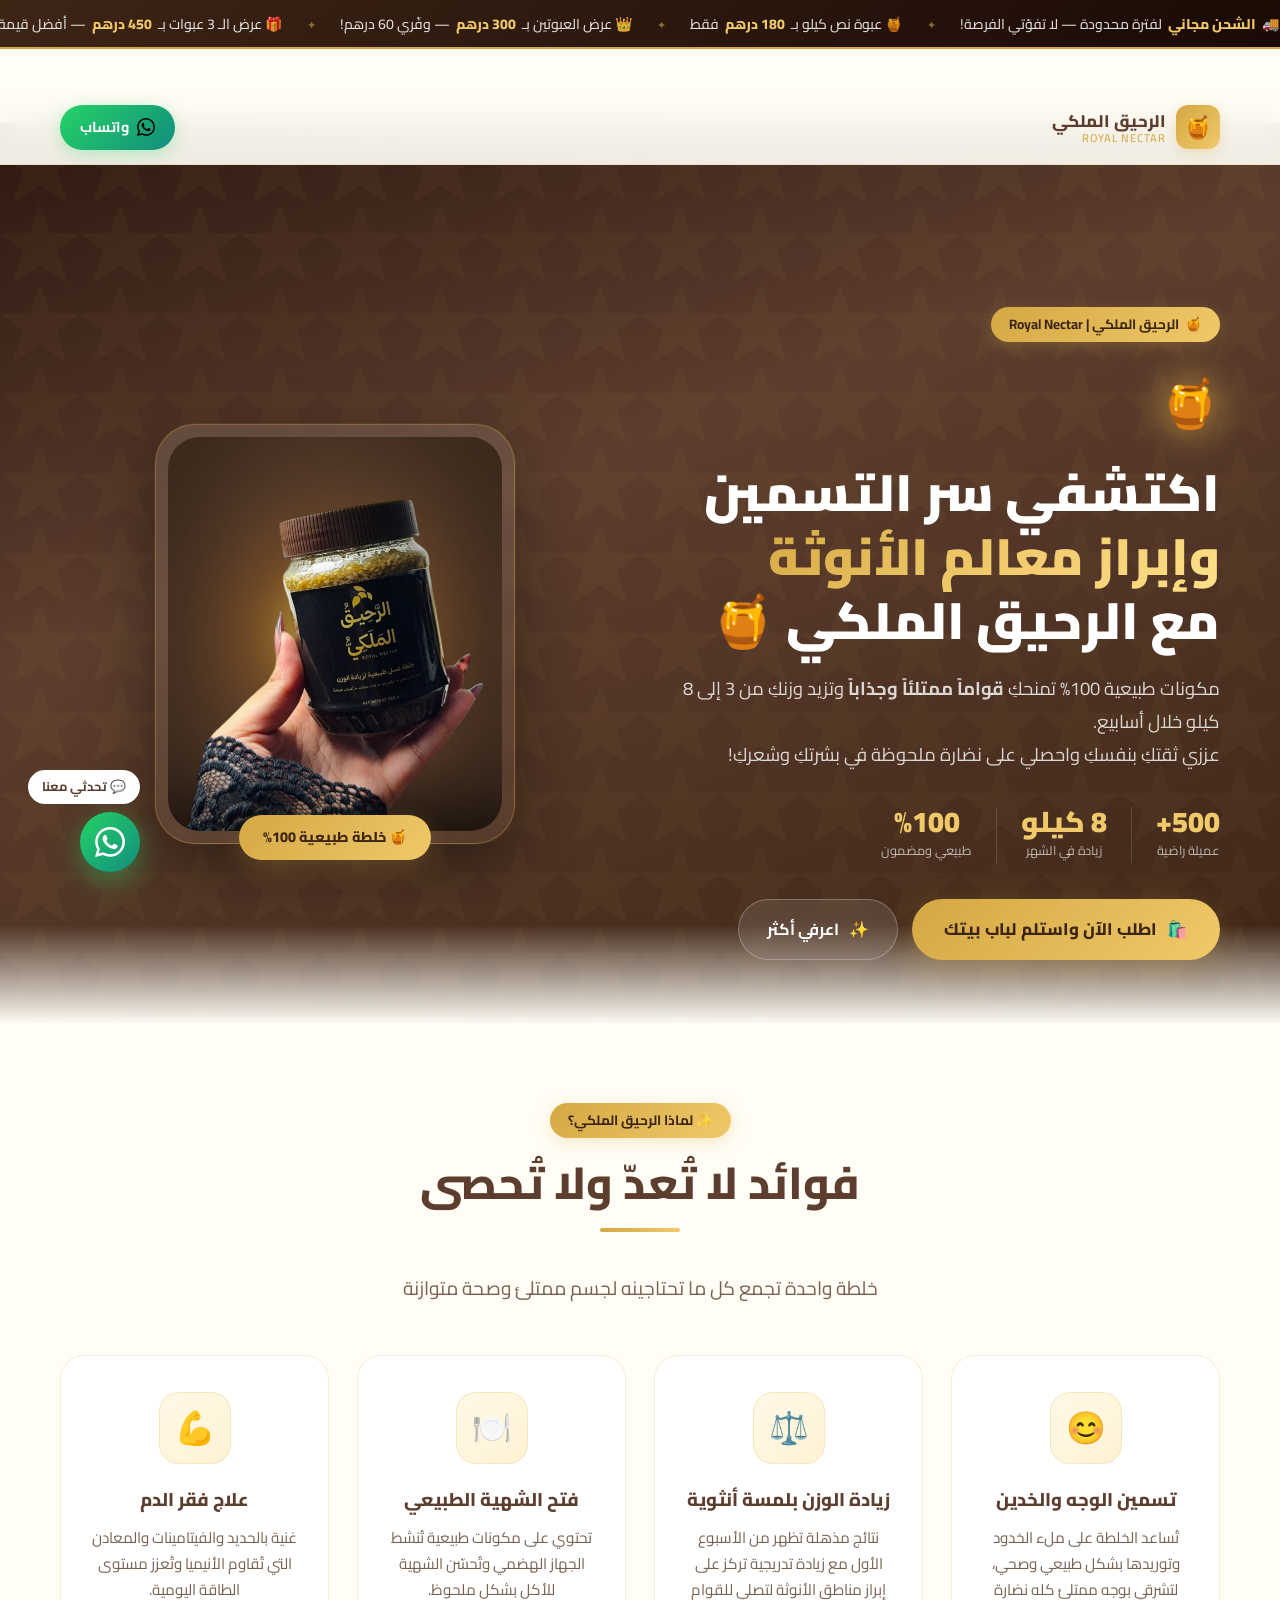
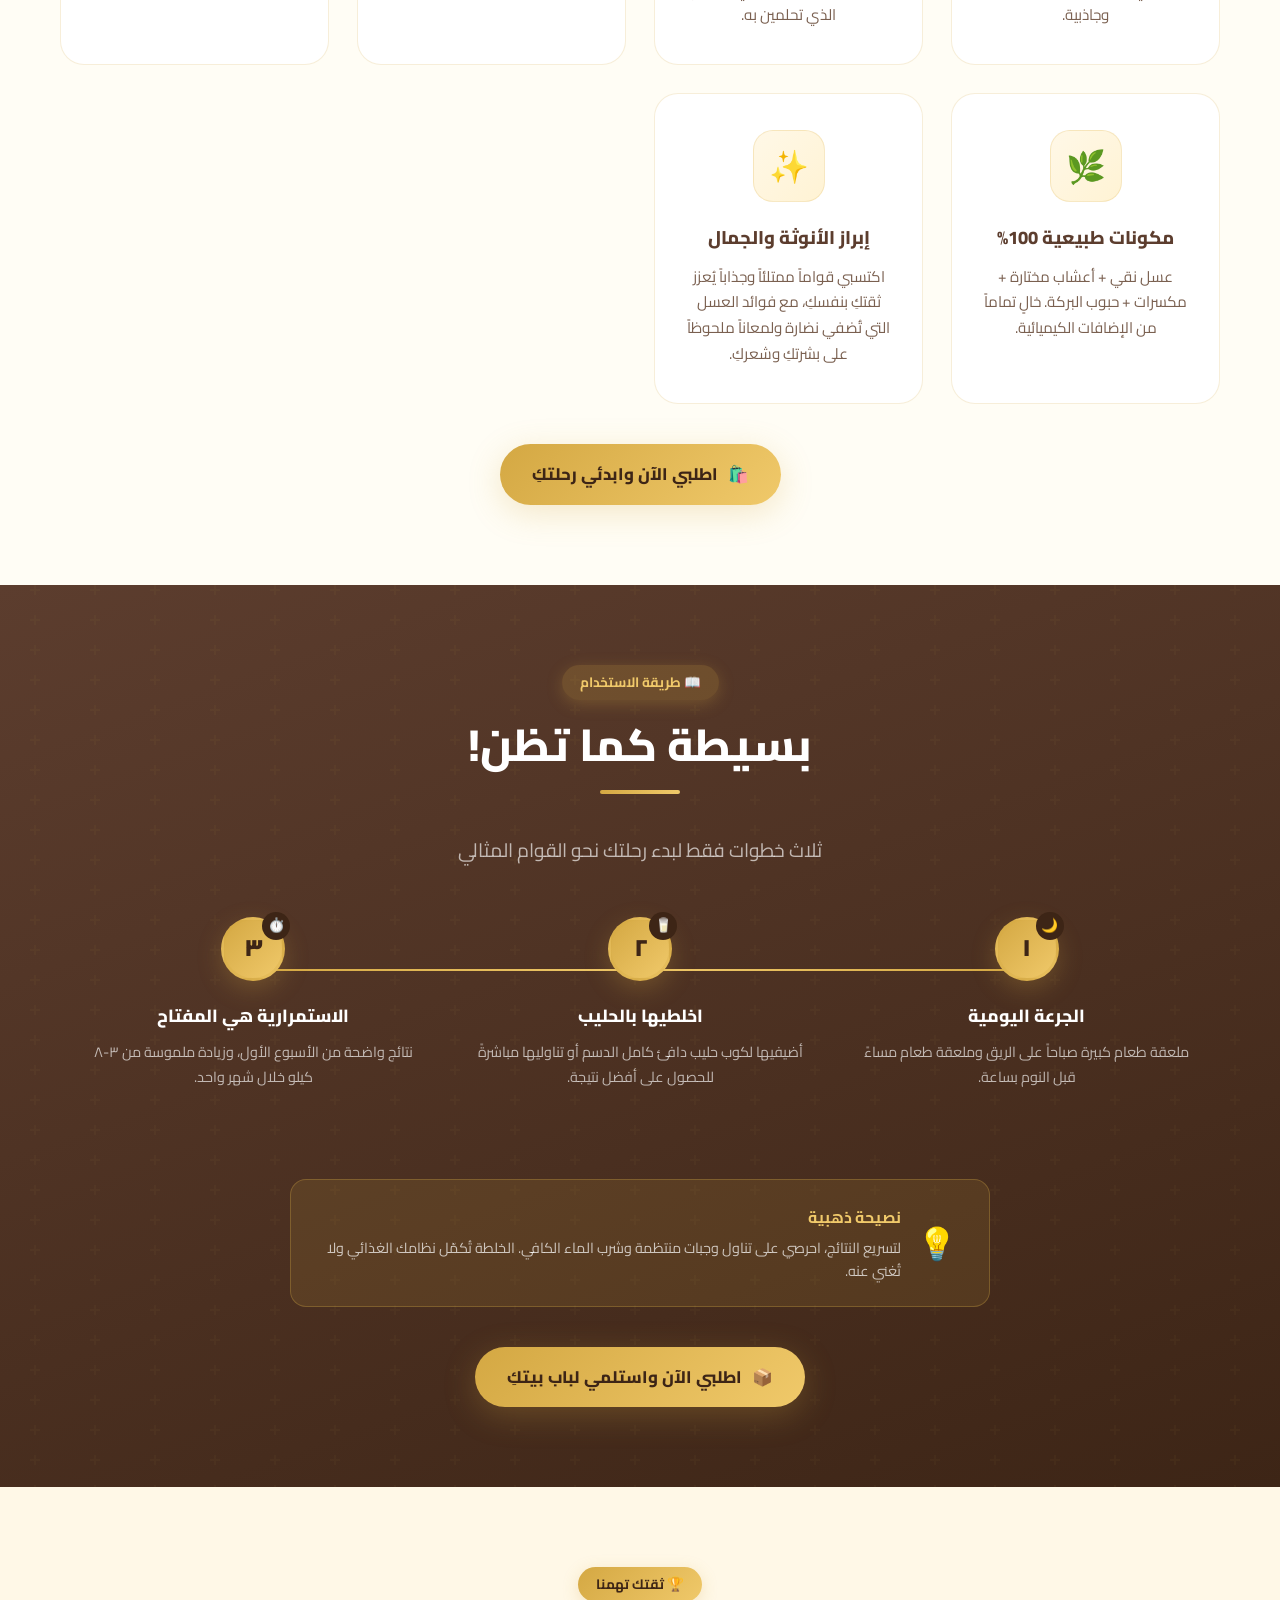
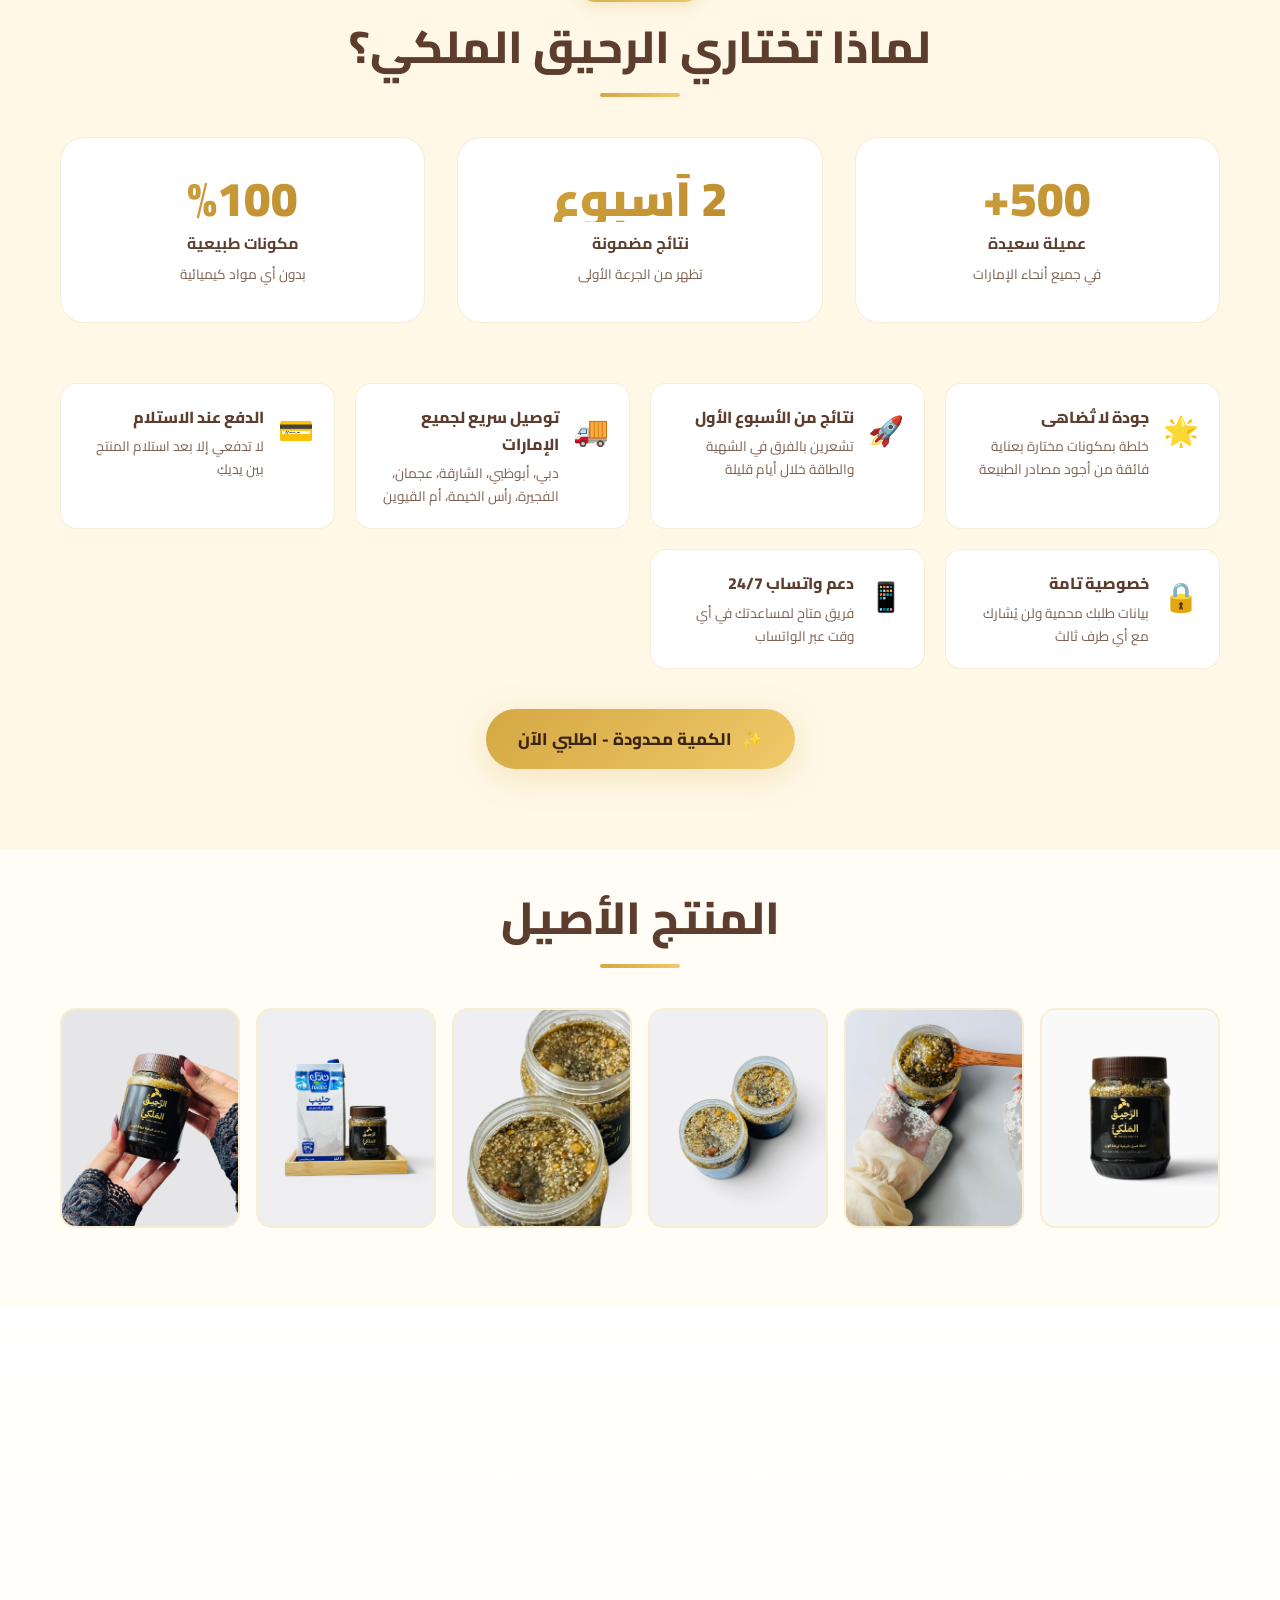
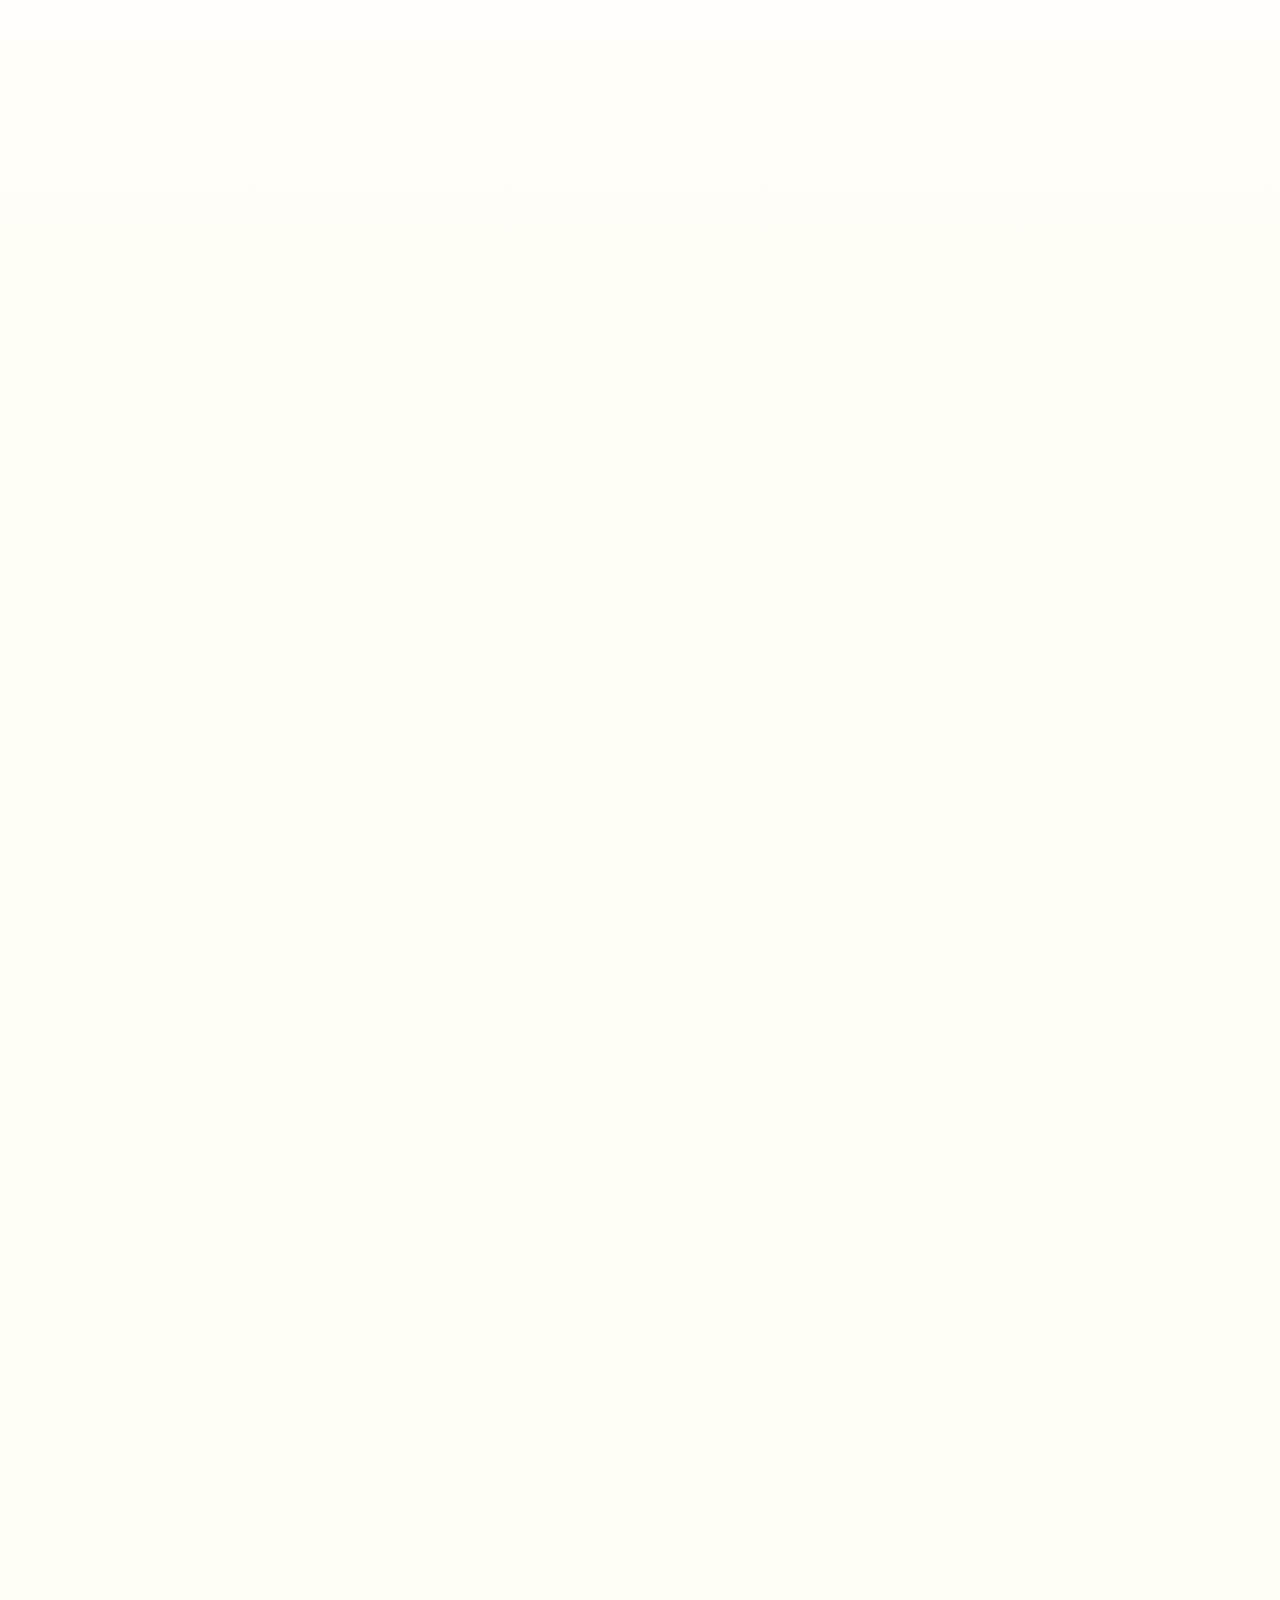
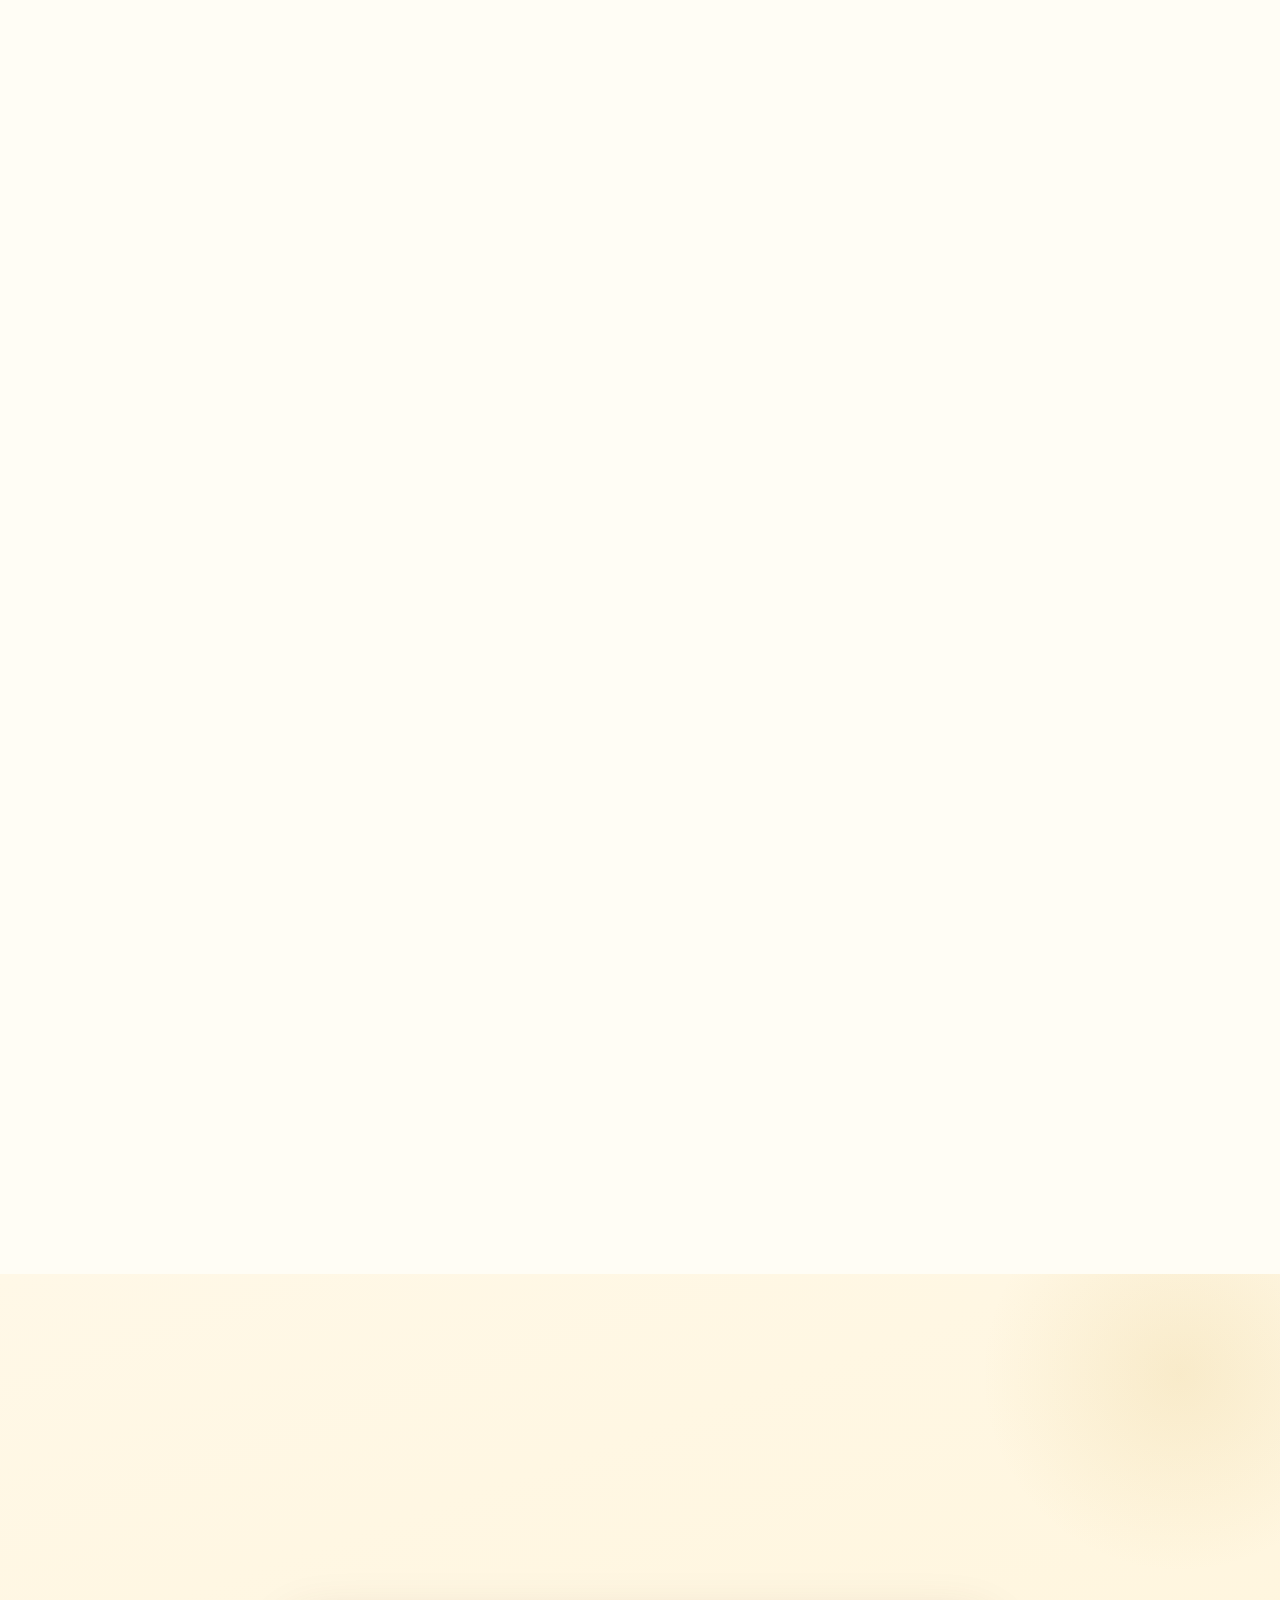
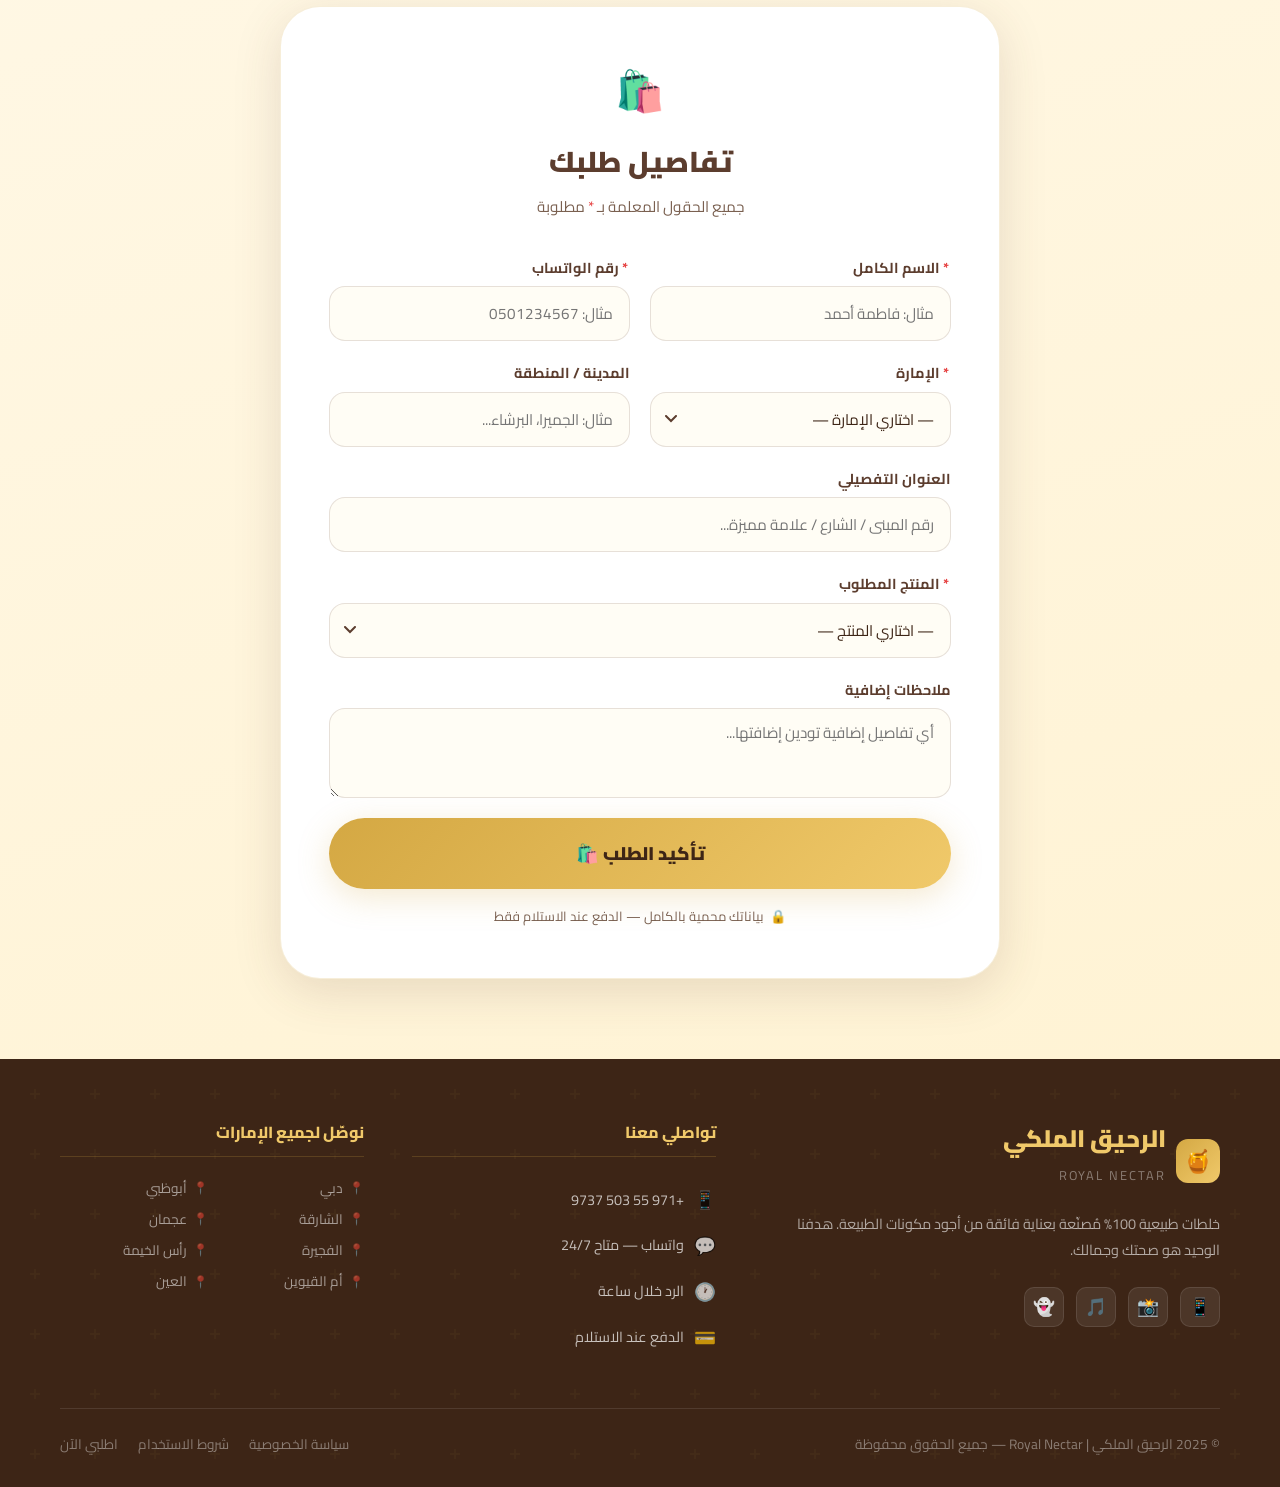
<file: index.html>
<!DOCTYPE html>
<html lang="ar" dir="rtl">
<head>
  <meta charset="UTF-8" />
  <meta name="viewport" content="width=device-width, initial-scale=1.0" />
  <meta name="theme-color" content="#D4A843" />
  <link rel="icon" href="data:image/svg+xml,<svg xmlns=%22http://www.w3.org/2000/svg%22 viewBox=%220 0 100 100%22><text y=%22.9em%22 font-size=%2290%22>🍯</text></svg>">

  <!-- SEO -->
  <title>الرحيق الملكي | خلطة عسل التسمين الطبيعية - توصيل لجميع الإمارات</title>
  <meta name="description" content="الرحيق الملكي — خلطة عسل طبيعية 100% لزيادة الوزن وتسمين الوجه من 3 إلى 8 كيلو خلال أسابيع. آمن، مضمون، توصيل لجميع إمارات الدولة. اطلب الآن!" />
  <meta name="keywords" content="عسل تسمين, رحيق ملكي, خلطة تسمين طبيعية, عسل الإمارات, زيادة الوزن طبيعي" />
  <meta name="robots" content="index, follow" />

  <!-- Open Graph / Facebook -->
  <meta property="og:type"        content="product" />
  <meta property="og:title"       content="الرحيق الملكي | خلطة عسل التسمين الطبيعية" />
  <meta property="og:description" content="زيادة الوزن 3-8 كيلو بشكل طبيعي مع الرحيق الملكي. مكونات طبيعية 100%. توصيل لجميع الإمارات." />
  <meta property="og:image"       content="assets/IMG_0781.JPEG" />
  <meta property="og:locale"      content="ar_AE" />

  <!-- Google Fonts -->
  <link rel="preconnect" href="https://fonts.googleapis.com" />
  <link rel="preconnect" href="https://fonts.gstatic.com" crossorigin />
  <link href="https://fonts.googleapis.com/css2?family=Cairo:wght@300;400;500;600;700;800;900&family=Tajawal:wght@300;400;500;700;800&display=swap" rel="stylesheet" />

  <link rel="stylesheet" href="style.css" />
</head>
<body>

<!-- ══════════════════════════════════════════
     ANNOUNCEMENT BAR
══════════════════════════════════════════ -->
<div class="announcement-bar" id="announcement-bar">
  <div class="announcement-inner">
    <div class="announcement-ticker" id="announcement-ticker">
      <span class="announcement-item" data-crm-announce="1">
        🚚 <strong>الشحن مجاني</strong> لفترة محدودة — لا تفوّتي الفرصة!
      </span>
      <span class="announcement-divider">✦</span>
      <span class="announcement-item" data-crm-announce="2">
        🍯 عبوة نص كيلو بـ <strong>180 درهم</strong> فقط
      </span>
      <span class="announcement-divider">✦</span>
      <span class="announcement-item" data-crm-announce="3">
        👑 عرض العبوتين بـ <strong>300 درهم</strong> — وفّري 60 درهم!
      </span>
      <span class="announcement-divider">✦</span>
      <span class="announcement-item" data-crm-announce="1">
        🎁 عرض الـ 3 عبوات بـ <strong>450 درهم</strong> — أفضل قيمة!
      </span>
      <span class="announcement-divider">✦</span>
      <span class="announcement-item" data-crm-announce="2">
        🚚 <strong>الشحن مجاني</strong> لفترة محدودة — لا تفوّتي الفرصة!
      </span>
      <span class="announcement-divider">✦</span>
      <span class="announcement-item" data-crm-announce="3">
        🍯 عبوة نص كيلو بـ <strong>180 درهم</strong> فقط
      </span>
      <span class="announcement-divider">✦</span>
      <span class="announcement-item" data-crm-announce="1">
        👑 عرض العبوتين بـ <strong>300 درهم</strong> — وفّري 60 درهم!
      </span>
      <span class="announcement-divider">✦</span>
      <span class="announcement-item" data-crm-announce="2">
        🎁 عرض الـ 3 عبوات بـ <strong>450 درهم</strong> — أفضل قيمة!
      </span>
    </div>
  </div>
</div>


<!-- ══════════════════════════════════════════
     NAVBAR
══════════════════════════════════════════ -->
<nav class="navbar" id="navbar" role="navigation" aria-label="التنقل الرئيسي">
  <div class="container">
    <div class="navbar-inner">
      <a href="#" class="navbar-logo" aria-label="الرحيق الملكي - الرئيسية">
        <div class="navbar-logo-icon">🍯</div>
        <div class="navbar-logo-text">
          <span class="navbar-logo-ar">الرحيق الملكي</span>
          <span class="navbar-logo-en">Royal Nectar</span>
        </div>
      </a>

      <a id="nav-whatsapp" href="https://wa.me/971555039737?text=مرحباً، أريد الاستفسار عن الرحيق الملكي" target="_blank" rel="noopener" class="navbar-cta" aria-label="تواصل عبر واتساب">
        <svg viewBox="0 0 24 24" aria-hidden="true">
          <path d="M17.472 14.382c-.297-.149-1.758-.867-2.03-.967-.273-.099-.471-.148-.67.15-.197.297-.767.966-.94 1.164-.173.199-.347.223-.644.075-.297-.15-1.255-.463-2.39-1.475-.883-.788-1.48-1.761-1.653-2.059-.173-.297-.018-.458.13-.606.134-.133.298-.347.446-.52.149-.174.198-.298.298-.497.099-.198.05-.371-.025-.52-.075-.149-.669-1.612-.916-2.207-.242-.579-.487-.5-.669-.51-.173-.008-.371-.01-.57-.01-.198 0-.52.074-.792.372-.272.297-1.04 1.016-1.04 2.479 0 1.462 1.065 2.875 1.213 3.074.149.198 2.096 3.2 5.077 4.487.709.306 1.262.489 1.694.625.712.227 1.36.195 1.871.118.571-.085 1.758-.719 2.006-1.413.248-.694.248-1.289.173-1.413-.074-.124-.272-.198-.57-.347m-5.421 7.403h-.004a9.87 9.87 0 01-5.031-1.378l-.361-.214-3.741.982.998-3.648-.235-.374a9.86 9.86 0 01-1.51-5.26c.001-5.45 4.436-9.884 9.888-9.884 2.64 0 5.122 1.03 6.988 2.898a9.825 9.825 0 012.893 6.994c-.003 5.45-4.437 9.884-9.885 9.884m8.413-18.297A11.815 11.815 0 0012.05 0C5.495 0 .16 5.335.157 11.892c0 2.096.547 4.142 1.588 5.945L.057 24l6.305-1.654a11.882 11.882 0 005.683 1.448h.005c6.554 0 11.89-5.335 11.893-11.893a11.821 11.821 0 00-3.48-8.413Z"/>
        </svg>
        <span>واتساب</span>
      </a>
    </div>
  </div>
</nav>


<!-- ══════════════════════════════════════════
     HERO SECTION
══════════════════════════════════════════ -->
<section class="hero" id="hero" aria-label="القسم الرئيسي">
  <div class="container">
    <div class="hero-grid">

      <!-- Content -->
      <div class="hero-content">
        <div class="badge reveal">
          <span>🍯</span>
          <span>الرحيق الملكي | Royal Nectar</span>
        </div>

        <span class="hero-crown reveal reveal-delay-1" aria-hidden="true">🍯</span>

        <h1 class="hero-title reveal reveal-delay-2">
          اكتشفي سر التسمين<br />
          <span class="gold-text">وإبراز معالم الأنوثة</span><br />
          مع الرحيق الملكي 🍯
        </h1>

        <p class="hero-subtitle reveal reveal-delay-3">
          مكونات طبيعية 100% تمنحكِ <strong>قواماً ممتلئاً وجذاباً</strong> وتزيد وزنكِ من 3 إلى 8 كيلو خلال أسابيع.<br />
          عززي ثقتكِ بنفسكِ واحصلي على نضارة ملحوظة في بشرتكِ وشعركِ!
        </p>

        <div class="hero-stats reveal reveal-delay-3">
          <div class="hero-stat">
            <span class="hero-stat-number" id="stat-1-num" data-counter="500" data-suffix="+">0</span>
            <span class="hero-stat-label" id="stat-1-label">عميلة راضية</span>
          </div>
          <div class="hero-stat-divider"></div>
          <div class="hero-stat">
            <span class="hero-stat-number" id="stat-2-num" data-counter="8" data-suffix=" كيلو">0</span>
            <span class="hero-stat-label" id="stat-2-label">زيادة في الشهر</span>
          </div>
          <div class="hero-stat-divider"></div>
          <div class="hero-stat">
            <span class="hero-stat-number" id="stat-3-num">%100</span>
            <span class="hero-stat-label" id="stat-3-label">طبيعي ومضمون</span>
          </div>
        </div>

        <div class="hero-cta-group reveal reveal-delay-4">
          <a href="#order-section" class="btn-primary" id="hero-cta-btn" aria-label="اطلب الآن">
            <span>🛍️</span>
            اطلب الآن واستلم لباب بيتك
          </a>
          <a href="#benefits" class="btn-secondary" aria-label="اعرف أكثر">
            <span>✨</span>
            اعرفي أكثر
          </a>
        </div>
      </div>

      <!-- Image -->
      <div class="hero-image-wrap reveal-left">
        <div class="hero-image-glow" aria-hidden="true"></div>
        <div class="hero-image-frame">
          <img
            src="assets/IMG_0781.JPEG"
            alt="الرحيق الملكي — خلطة عسل التسمين الطبيعية"
            loading="eager"
            fetchpriority="high"
          />
        </div>
        <div class="hero-image-badge">🍯 خلطة طبيعية 100%</div>
      </div>

    </div>
  </div>
</section>


<!-- ══════════════════════════════════════════
     BENEFITS SECTION
══════════════════════════════════════════ -->
<section class="section benefits" id="benefits" aria-label="فوائد المنتج">
  <div class="container">
    <div class="reveal">
      <p class="badge" style="margin: 0 auto 16px; display: table;">✨ لماذا الرحيق الملكي؟</p>
      <h2 class="section-title">فوائد لا تُعدّ ولا تُحصى</h2>
      <div class="gold-line"></div>
      <p class="section-subtitle">خلطة واحدة تجمع كل ما تحتاجينه لجسم ممتلئ وصحة متوازنة</p>
    </div>

    <div class="benefits-grid">

      <div class="benefit-card reveal reveal-delay-1">
        <div class="benefit-icon" aria-hidden="true">😊</div>
        <h3 class="benefit-title">تسمين الوجه والخدين</h3>
        <p class="benefit-text">تُساعد الخلطة على ملء الخدود وتوريدها بشكل طبيعي وصحي، لتشرقي بوجه ممتلئ كله نضارة وجاذبية.</p>
      </div>

      <div class="benefit-card reveal reveal-delay-2">
        <div class="benefit-icon" aria-hidden="true">⚖️</div>
        <h3 class="benefit-title">زيادة الوزن بلمسة أنثوية</h3>
        <p class="benefit-text">نتائج مذهلة تظهر من الأسبوع الأول مع زيادة تدريجية تركز على إبراز مناطق الأنوثة لتصلي للقوام الذي تحلمين به.</p>
      </div>

      <div class="benefit-card reveal reveal-delay-3">
        <div class="benefit-icon" aria-hidden="true">🍽️</div>
        <h3 class="benefit-title">فتح الشهية الطبيعي</h3>
        <p class="benefit-text">تحتوي على مكونات طبيعية تُنشط الجهاز الهضمي وتُحسّن الشهية للأكل بشكل ملحوظ.</p>
      </div>

      <div class="benefit-card reveal reveal-delay-4">
        <div class="benefit-icon" aria-hidden="true">💪</div>
        <h3 class="benefit-title">علاج فقر الدم</h3>
        <p class="benefit-text">غنية بالحديد والفيتامينات والمعادن التي تُقاوم الأنيميا وتُعزز مستوى الطاقة اليومية.</p>
      </div>

      <div class="benefit-card reveal reveal-delay-1">
        <div class="benefit-icon" aria-hidden="true">🌿</div>
        <h3 class="benefit-title">مكونات طبيعية 100%</h3>
        <p class="benefit-text">عسل نقي + أعشاب مختارة + مكسرات + حبوب البركة. خالٍ تماماً من الإضافات الكيميائية.</p>
      </div>

      <div class="benefit-card reveal reveal-delay-2">
        <div class="benefit-icon" aria-hidden="true">✨</div>
        <h3 class="benefit-title">إبراز الأنوثة والجمال</h3>
        <p class="benefit-text">اكتسبي قواماً ممتلئاً وجذاباً يُعزز ثقتكِ بنفسكِ، مع فوائد العسل التي تُضفي نضارة ولمعاناً ملحوظاً على بشرتكِ وشعركِ.</p>
      </div>

    </div>

    <div class="reveal" style="text-align: center; margin-top: 40px;">
      <a href="#order-section" class="btn-primary" style="display: inline-flex;" aria-label="اطلبي الآن">
        <span>🛍️</span>
        اطلبي الآن وابدئي رحلتكِ
      </a>
    </div>
  </div>
</section>


<!-- ══════════════════════════════════════════
     HOW TO USE
══════════════════════════════════════════ -->
<section class="section how-to-use" id="how-to-use" aria-label="طريقة الاستخدام">
  <div class="container">
    <div class="reveal">
      <p class="badge" style="margin: 0 auto 16px; display: table; background: rgba(212,168,67,0.2); color: var(--primary-light);">📖 طريقة الاستخدام</p>
      <h2 class="section-title">بسيطة كما تظن!</h2>
      <div class="gold-line"></div>
      <p class="section-subtitle">ثلاث خطوات فقط لبدء رحلتك نحو القوام المثالي</p>
    </div>

    <div class="steps-container">
      <div class="step-card reveal reveal-delay-1">
        <div class="step-number">
          <span class="step-emoji">🌙</span>
          ١
        </div>
        <h3 class="step-title">الجرعة اليومية</h3>
        <p class="step-text">ملعقة طعام كبيرة صباحاً على الريق وملعقة طعام مساءً قبل النوم بساعة.</p>
      </div>

      <div class="step-card reveal reveal-delay-2">
        <div class="step-number">
          <span class="step-emoji">🥛</span>
          ٢
        </div>
        <h3 class="step-title">اخلطيها بالحليب</h3>
        <p class="step-text">أضيفيها لكوب حليب دافئ كامل الدسم أو تناوليها مباشرةً للحصول على أفضل نتيجة.</p>
      </div>

      <div class="step-card reveal reveal-delay-3">
        <div class="step-number">
          <span class="step-emoji">⏱️</span>
          ٣
        </div>
        <h3 class="step-title">الاستمرارية هي المفتاح</h3>
        <p class="step-text">نتائج واضحة من الأسبوع الأول، وزيادة ملموسة من ٣-٨ كيلو خلال شهر واحد.</p>
      </div>
    </div>

    <!-- Tip Banner -->
    <div class="reveal" style="margin-top: 50px;">
      <div style="
        background: rgba(212,168,67,0.12);
        border: 1px solid rgba(212,168,67,0.3);
        border-radius: 16px;
        padding: 24px 32px;
        display: flex;
        align-items: center;
        gap: 16px;
        max-width: 700px;
        margin: 0 auto;
      ">
        <span style="font-size: 2rem; flex-shrink: 0;">💡</span>
        <div>
          <strong style="color: var(--primary-light); font-size: 1rem; display: block; margin-bottom: 4px;">نصيحة ذهبية</strong>
          <p style="color: rgba(255,255,255,0.7); font-size: 0.9rem; margin: 0; line-height: 1.6;">
            لتسريع النتائج، احرصي على تناول وجبات منتظمة وشرب الماء الكافي. الخلطة تُكمّل نظامك الغذائي ولا تُغني عنه.
          </p>
        </div>
      </div>
    </div>

    <div class="reveal" style="text-align: center; margin-top: 40px;">
      <a href="#order-section" class="btn-primary" style="display: inline-flex;" aria-label="اطلبي الآن واستلمي لباب بيتك">
        <span>📦</span>
        اطلبي الآن واستلمي لباب بيتكِ
      </a>
    </div>
  </div>
</section>


<!-- ══════════════════════════════════════════
     TRUST / SOCIAL PROOF
══════════════════════════════════════════ -->
<section class="section trust" id="trust" aria-label="لماذا الرحيق الملكي">
  <div class="container">
    <div class="reveal">
      <p class="badge" style="margin: 0 auto 16px; display: table;">🏆 ثقتك تهمنا</p>
      <h2 class="section-title">لماذا تختاري الرحيق الملكي؟</h2>
      <div class="gold-line"></div>
    </div>

    <div class="trust-numbers">
      <div class="trust-number-card reveal reveal-delay-1">
        <span class="trust-number-value" id="trust-1-num" data-counter="500" data-suffix="+">0</span>
        <div class="trust-number-label" id="trust-1-label">عميلة سعيدة</div>
        <div class="trust-number-sub" id="trust-1-sub">في جميع أنحاء الإمارات</div>
      </div>
      <div class="trust-number-card reveal reveal-delay-2">
        <span class="trust-number-value" id="trust-2-num" data-counter="2" data-suffix=" أسبوع">0</span>
        <div class="trust-number-label" id="trust-2-label">نتائج مضمونة</div>
        <div class="trust-number-sub" id="trust-2-sub">تظهر من الجرعة الأولى</div>
      </div>
      <div class="trust-number-card reveal reveal-delay-3">
        <span class="trust-number-value" id="trust-3-num">%100</span>
        <div class="trust-number-label" id="trust-3-label">مكونات طبيعية</div>
        <div class="trust-number-sub" id="trust-3-sub">بدون أي مواد كيميائية</div>
      </div>
    </div>

    <div class="trust-points">
      <div class="trust-point reveal reveal-delay-1">
        <span class="trust-point-icon">🌟</span>
        <div>
          <div class="trust-point-title">جودة لا تُضاهى</div>
          <p class="trust-point-text">خلطة بمكونات مختارة بعناية فائقة من أجود مصادر الطبيعة</p>
        </div>
      </div>
      <div class="trust-point reveal reveal-delay-2">
        <span class="trust-point-icon">🚀</span>
        <div>
          <div class="trust-point-title">نتائج من الأسبوع الأول</div>
          <p class="trust-point-text">تشعرين بالفرق في الشهية والطاقة خلال أيام قليلة</p>
        </div>
      </div>
      <div class="trust-point reveal reveal-delay-3">
        <span class="trust-point-icon">🚚</span>
        <div>
          <div class="trust-point-title">توصيل سريع لجميع الإمارات</div>
          <p class="trust-point-text">دبي، أبوظبي، الشارقة، عجمان، الفجيرة، رأس الخيمة، أم القيوين</p>
        </div>
      </div>
      <div class="trust-point reveal reveal-delay-4">
        <span class="trust-point-icon">💳</span>
        <div>
          <div class="trust-point-title">الدفع عند الاستلام</div>
          <p class="trust-point-text">لا تدفعي إلا بعد استلام المنتج بين يديكِ</p>
        </div>
      </div>
      <div class="trust-point reveal reveal-delay-1">
        <span class="trust-point-icon">🔒</span>
        <div>
          <div class="trust-point-title">خصوصية تامة</div>
          <p class="trust-point-text">بيانات طلبك محمية ولن يُشارك مع أي طرف ثالث</p>
        </div>
      </div>
      <div class="trust-point reveal reveal-delay-2">
        <span class="trust-point-icon">📱</span>
        <div>
          <div class="trust-point-title">دعم واتساب 24/7</div>
          <p class="trust-point-text">فريق متاح لمساعدتك في أي وقت عبر الواتساب</p>
        </div>
      </div>
    </div>

    <div class="reveal" style="text-align: center; margin-top: 40px;">
      <a href="#order-section" class="btn-primary" style="display: inline-flex;" aria-label="الكمية محدودة - اطلبي الآن">
        <span>✨</span>
        الكمية محدودة - اطلبي الآن
      </a>
    </div>
  </div>
</section>


<!-- ══════════════════════════════════════════
     GALLERY
══════════════════════════════════════════ -->
<section class="section" id="gallery" style="background: var(--bg); padding: 40px 0 80px;" aria-label="معرض الصور">
  <div class="container">
    <div class="reveal">
      <h2 class="section-title">المنتج الأصيل</h2>
      <div class="gold-line"></div>
    </div>
    <div style="display: grid; grid-template-columns: repeat(auto-fit, minmax(150px, 1fr)); gap: 16px; margin-top: 10px;">
      <div class="reveal reveal-delay-1" style="border-radius: 16px; overflow: hidden; height: 220px; border: 2px solid var(--border);">
        <img src="assets/IMG_0651 (1).JPEG" alt="الرحيق الملكي — منتج 1" loading="lazy" style="width:100%; height:100%; object-fit:cover; transition: transform 0.4s ease;" onmouseover="this.style.transform='scale(1.06)'" onmouseout="this.style.transform='scale(1)'" />
      </div>
      <div class="reveal reveal-delay-2" style="border-radius: 16px; overflow: hidden; height: 220px; border: 2px solid var(--border);">
        <img src="assets/IMG_0626.JPEG" alt="الرحيق الملكي — منتج 2" loading="lazy" style="width:100%; height:100%; object-fit:cover; transition: transform 0.4s ease;" onmouseover="this.style.transform='scale(1.06)'" onmouseout="this.style.transform='scale(1)'" />
      </div>
      <div class="reveal reveal-delay-3" style="border-radius: 16px; overflow: hidden; height: 220px; border: 2px solid var(--border);">
        <img src="assets/IMG_0629.JPEG" alt="الرحيق الملكي — منتج 3" loading="lazy" style="width:100%; height:100%; object-fit:cover; transition: transform 0.4s ease;" onmouseover="this.style.transform='scale(1.06)'" onmouseout="this.style.transform='scale(1)'" />
      </div>
      <div class="reveal reveal-delay-4" style="border-radius: 16px; overflow: hidden; height: 220px; border: 2px solid var(--border);">
        <img src="assets/IMG_0628.JPEG" alt="الرحيق الملكي — منتج 4" loading="lazy" style="width:100%; height:100%; object-fit:cover; transition: transform 0.4s ease;" onmouseover="this.style.transform='scale(1.06)'" onmouseout="this.style.transform='scale(1)'" />
      </div>
      <div class="reveal reveal-delay-1" style="border-radius: 16px; overflow: hidden; height: 220px; border: 2px solid var(--border);">
        <img src="assets/IMG_0654.JPEG" alt="الرحيق الملكي — منتج 5" loading="lazy" style="width:100%; height:100%; object-fit:cover; transition: transform 0.4s ease;" onmouseover="this.style.transform='scale(1.06)'" onmouseout="this.style.transform='scale(1)'" />
      </div>
      <div class="reveal reveal-delay-2" style="border-radius: 16px; overflow: hidden; height: 220px; border: 2px solid var(--border);">
        <img src="assets/IMG_0661.JPEG" alt="الرحيق الملكي — منتج 6" loading="lazy" style="width:100%; height:100%; object-fit:cover; transition: transform 0.4s ease;" onmouseover="this.style.transform='scale(1.06)'" onmouseout="this.style.transform='scale(1)'" />
      </div>
    </div>
  </div>
</section>


<!-- ══════════════════════════════════════════
     TESTIMONIALS SECTION
══════════════════════════════════════════ -->
<section class="section testimonials" id="testimonials" aria-label="آراء عملائنا">
  <div class="container">
    <div class="reveal">
      <p class="badge" style="margin: 0 auto 16px; display: table;">💬 آراء عملائنا</p>
      <h2 class="section-title">يتحدث عملاؤنا عن تجربتهم</h2>
      <div class="gold-line"></div>
    </div>

    <div class="testimonials-grid">
      
      <!-- Review 1 -->
      <div class="testimonial-card reveal reveal-delay-1">
        <div class="testimonial-quote">"</div>
        <div class="testimonial-stars">★★★★★</div>
        <p class="testimonial-text">"بصراحة ما كنت متوقعة النتيجة بهالسرعة! خلال أسبوعين بس زدت 3 كيلو ونص، والكل لاحظ التغيير بوجهي وخدودي. الخلطة طعمها لذيذ وما سببت لي أي خمول أو نعاس مثل باقي المنتجات."</p>
        <div class="testimonial-author">
          <div class="testimonial-avatar">👩</div>
          <div class="testimonial-info">
            <h4>مريم الـ.</h4>
            <span>عميلة من دبي</span>
          </div>
        </div>
      </div>

      <!-- Review 2 -->
      <div class="testimonial-card reveal reveal-delay-2">
        <div class="testimonial-quote">"</div>
        <div class="testimonial-stars">★★★★★</div>
        <p class="testimonial-text">"أخيراً لقيت شي يفتح الشهية بشكل طبيعي! كنت أعاني من نحافة شديدة وفقر دم، وبعد استخدامي للرحيق الملكي لمدة شهر كامل زدت 7 كيلو وصحتي تحسنت وايد، حتى بشرتي صار فيها نضارة."</p>
        <div class="testimonial-author">
          <div class="testimonial-avatar">👧</div>
          <div class="testimonial-info">
            <h4>فاطمة م.</h4>
            <span>عميلة من أبوظبي</span>
          </div>
        </div>
      </div>

      <!-- Review 3 -->
      <div class="testimonial-card reveal reveal-delay-3">
        <div class="testimonial-quote">"</div>
        <div class="testimonial-stars">★★★★★</div>
        <p class="testimonial-text">"أفضل منتج تسمين جربته بحياتي! جسمي صار متناسق واكتسبت قوام أنثوي كنت أحلم فيه. التوصيل كان سريع والتعامل جداً راقي.. طلبت العرض الثلاثي وناوية أطلب مرة ثانية لخواتي."</p>
        <div class="testimonial-author">
          <div class="testimonial-avatar">👩‍🦰</div>
          <div class="testimonial-info">
            <h4>شهد ع.</h4>
            <span>عميلة من الشارقة</span>
          </div>
        </div>
      </div>

    </div>
  </div>
</section>

<!-- ══════════════════════════════════════════
     FAQ SECTION
══════════════════════════════════════════ -->
<section class="section faq" id="faq" aria-label="الأسئلة الشائعة">
  <div class="container">
    <div class="reveal">
      <p class="badge" style="margin: 0 auto 16px; display: table;">🤔 كل ما تريدين معرفته</p>
      <h2 class="section-title">الأسئلة الشائعة</h2>
      <div class="gold-line"></div>
    </div>

    <div class="faq-list">
      
      <div class="faq-item reveal reveal-delay-1">
        <button class="faq-question" aria-expanded="false">
          متى تظهر نتائج الرحيق الملكي؟
          <span class="faq-icon" aria-hidden="true">▼</span>
        </button>
        <div class="faq-answer">
          <p>النتائج تبدأ بالظهور من الأسبوع الأول للاستخدام المنتظم! ستلاحظين تحسناً في الشهية والطاقة، والزيادة الملحوظة في الوزن تتراوح بين 3 إلى 8 كيلو خلال شهر واحد بناءً على استجابة جسمك.</p>
        </div>
      </div>

      <div class="faq-item reveal reveal-delay-2">
        <button class="faq-question" aria-expanded="false">
          هل الخلطة آمنة وهل لها أضرار جانبية؟
          <span class="faq-icon" aria-hidden="true">▼</span>
        </button>
        <div class="faq-answer">
          <p>الخلطة طبيعية 100% ومكونة من عسل نقي، أعشاب طبيعية، مكسرات وحبة البركة. لا تحتوي على أي كورتيزون أو مواد كيميائية، وهي آمنة تماماً وليس لها أي أضرار جانبية.</p>
        </div>
      </div>

      <div class="faq-item reveal reveal-delay-3">
        <button class="faq-question" aria-expanded="false">
          هل يمكن للحوامل أو المرضعات استخدامها؟
          <span class="faq-icon" aria-hidden="true">▼</span>
        </button>
        <div class="faq-answer">
          <p>لأن صحتك تهمنا، يُنصح دائماً باستشارة طبيبك المختص قبل استخدام أي مكملات غذائية أو خلطات خلال فترتي الحمل والرضاعة.</p>
        </div>
      </div>

      <div class="faq-item reveal reveal-delay-4">
        <button class="faq-question" aria-expanded="false">
          كم عبوة أحتاج للوصول للوزن المثالي؟
          <span class="faq-icon" aria-hidden="true">▼</span>
        </button>
        <div class="faq-answer">
          <p>تختلف النتيجة من جسم لآخر، ولكننا ننصح دائماً بالبدء بكورس العبوتين أو الثلاث للحصول على نتيجة مستدامة ومثبتة وتوفير قيمة الشحن.</p>
        </div>
      </div>

      <div class="faq-item reveal reveal-delay-5">
        <button class="faq-question" aria-expanded="false">
          هل التوصيل متوفر لكل الإمارات؟
          <span class="faq-icon" aria-hidden="true">▼</span>
        </button>
        <div class="faq-answer">
          <p>نعم! التوصيل متاح ومجاني حالياً لجميع إمارات الدولة (دبي، أبوظبي، الشارقة، عجمان، الفجيرة، رأس الخيمة، وأم القيوين). والدفع يكون عند الاستلام لضمان راحتك.</p>
        </div>
      </div>

    </div>
  </div>
</section>


<!-- ══════════════════════════════════════════
     PRODUCTS SECTION
══════════════════════════════════════════ -->
<section class="section products" id="products" aria-label="منتجاتنا">
  <div class="container">
    <div class="reveal">
      <p class="badge" style="margin: 0 auto 16px; display: table;">🍯 منتجنا</p>
      <h2 class="section-title">الرحيق الملكي — خلطة التسمين الملكية</h2>
      <div class="gold-line"></div>
      <p class="section-subtitle">خلطة طبيعية 100% مُصنّعة من أجود المكونات لمساعدتك في الوصول للقوام المثالي</p>
    </div>

    <div class="pricing-grid">

      <!-- Package 1 -->
      <div class="pricing-card reveal reveal-delay-1">
        <div class="pricing-card-header">
          <span class="pricing-icon">🍯</span>
          <h3 class="pricing-name">عبوة واحدة</h3>
          <p class="pricing-qty">نص كيلو</p>
        </div>
        <div class="pricing-card-body">
          <div class="pricing-price">
            <span class="old-price" id="old-price-1" style="display: none; font-size: 1.2rem; color: #888; text-decoration: line-through; margin-inline-end: 8px;">
              <span data-crm-old-price="1"></span> درهم
            </span>
            <span class="price-amount" data-crm-price="1">180</span>
            <span class="price-currency">درهم</span>
          </div>
          <div class="pricing-shipping">
            <span class="shipping-badge">🚚 شحن مجاني</span>
          </div>
          <ul class="pricing-features">
            <li>عبوة واحدة نص كيلو</li>
            <li>تكفي لمدة شهر كامل</li>
            <li>توصيل لباب البيت</li>
            <li>دفع عند الاستلام</li>
          </ul>
          <button class="pricing-cta" onclick="selectPackage('عبوة واحدة — 180 درهم', '180')" aria-label="اطلب عبوة واحدة">
            اطلبي الآن
          </button>
        </div>
      </div>

      <!-- Package 2 -->
      <div class="pricing-card featured reveal reveal-delay-2">
        <div class="pricing-badge-top">⭐ الأكثر طلباً</div>
        <div class="pricing-card-header">
          <span class="pricing-icon">🍯🍯</span>
          <h3 class="pricing-name">عبوتان</h3>
          <p class="pricing-qty">كيلو كامل</p>
        </div>
        <div class="pricing-card-body">
          <div class="pricing-price">
            <span class="old-price" id="old-price-2" style="display: none; font-size: 1.2rem; color: #888; text-decoration: line-through; margin-inline-end: 8px;">
              <span data-crm-old-price="2"></span> درهم
            </span>
            <span class="price-amount" data-crm-price="2">300</span>
            <span class="price-currency">درهم</span>
          </div>
          <div class="pricing-saving">وفّري <strong>60 درهم</strong> 🎉</div>
          <div class="pricing-shipping">
            <span class="shipping-badge">🚚 شحن مجاني</span>
          </div>
          <ul class="pricing-features">
            <li>عبوتان نص كيلو لكل منهما</li>
            <li>تكفي لمدة شهرين</li>
            <li>توصيل لباب البيت</li>
            <li>دفع عند الاستلام</li>
          </ul>
          <button class="pricing-cta" onclick="selectPackage('عبوتان — 300 درهم', '300')" aria-label="اطلب عبوتين">
            اطلبي الآن
          </button>
        </div>
      </div>

      <!-- Package 3 -->
      <div class="pricing-card reveal reveal-delay-3">
        <div class="pricing-badge-top best-value">💎 أفضل قيمة</div>
        <div class="pricing-card-header">
          <span class="pricing-icon">🍯🍯🍯</span>
          <h3 class="pricing-name">ثلاث عبوات</h3>
          <p class="pricing-qty">كيلو ونص</p>
        </div>
        <div class="pricing-card-body">
          <div class="pricing-price">
            <span class="old-price" id="old-price-3" style="display: none; font-size: 1.2rem; color: #888; text-decoration: line-through; margin-inline-end: 8px;">
              <span data-crm-old-price="3"></span> درهم
            </span>
            <span class="price-amount" data-crm-price="3">450</span>
            <span class="price-currency">درهم</span>
          </div>
          <div class="pricing-saving">وفّري <strong>90 درهم</strong> 💎</div>
          <div class="pricing-shipping">
            <span class="shipping-badge">🚚 شحن مجاني</span>
          </div>
          <ul class="pricing-features">
            <li>ثلاث عبوات نص كيلو لكل منهما</li>
            <li>تكفي لمدة 3 أشهر</li>
            <li>توصيل لباب البيت</li>
            <li>دفع عند الاستلام</li>
          </ul>
          <button class="pricing-cta" onclick="selectPackage('ثلاث عبوات — 450 درهم', '450')" aria-label="اطلب ثلاث عبوات">
            اطلبي الآن
          </button>
        </div>
      </div>

    </div>

    <!-- Free shipping note -->
    <div class="reveal" style="margin-top: 32px; text-align: center;">
      <div style="display:inline-flex; align-items:center; gap:10px; background: linear-gradient(135deg, var(--green), var(--green-light)); color:white; padding: 12px 28px; border-radius: 50px; font-weight: 700; font-size: 0.95rem; box-shadow: 0 4px 20px rgba(107,123,58,0.3);">
        <span>🚚</span>
        الشحن مجاني لجميع الإمارات لفترة محدودة فقط!
      </div>
    </div>


      <!-- Product 1: Tasmeen -->
      <div class="product-card tasmeen featured reveal reveal-delay-1">
        <div class="product-card-header">
          <span class="product-featured-badge">⭐ الأكثر طلباً</span>
          <span class="product-icon" aria-hidden="true">🍯</span>
          <h3 class="product-name">خلطة التسمين الملكية</h3>
          <p class="product-tagline">للنساء اللواتي يرغبن في قوام ممتلئ وخدود مشرقة</p>
        </div>
        <div class="product-card-body">
          <ul class="product-features">
            <li>تسمين الوجه والخدين بشكل طبيعي</li>
            <li>زيادة الوزن من ٣ إلى ٨ كيلو شهرياً</li>
            <li>فتح الشهية ورفع مستوى الطاقة</li>
            <li>علاج نقص الحديد وفقر الدم</li>
            <li>مكونات: عسل طبيعي + حبة البركة + أعشاب مختارة</li>
            <li>آمنة ومضمونة — بدون آثار جانبية</li>
          </ul>
          <button class="product-cta" onclick="selectProduct('خلطة التسمين الملكية')" aria-label="اطلب خلطة التسمين">
            🛍️ اطلبي الآن
          </button>
        </div>
      </div>

</div>
  </div>
</section>


<!-- ══════════════════════════════════════════
     ORDER FORM
══════════════════════════════════════════ -->
<section class="section order-form-section" id="order-section" aria-label="نموذج الطلب">
  <div class="container">
    <div class="reveal" style="text-align: center; margin-bottom: 40px;">
      <p class="badge" style="margin: 0 auto 16px; display: table;">📦 اطلبي الآن</p>
      <h2 class="section-title">ابدئي رحلتك نحو القوام المثالي ✨</h2>
      <div class="gold-line"></div>
      <p class="section-subtitle">أكملي الطلب وسيتواصل معك فريقنا خلال ساعات لتأكيد الطلب</p>
    </div>

    <div class="form-wrapper reveal">
      <div class="form-header">
        <span class="form-header-icon" aria-hidden="true">🛍️</span>
        <h2>تفاصيل طلبك</h2>
        <p>جميع الحقول المعلمة بـ <span style="color:#E53E3E">*</span> مطلوبة</p>
      </div>

      <form id="order-form" novalidate aria-label="نموذج طلب منتج الرحيق الملكي">
        <div class="form-grid">

          <!-- Name -->
          <div class="form-group">
            <label class="form-label" for="field-name">
              <span>*</span> الاسم الكامل
            </label>
            <input
              type="text"
              id="field-name"
              class="form-input"
              placeholder="مثال: فاطمة أحمد"
              autocomplete="name"
              aria-required="true"
              aria-describedby="error-name"
            />
            <span class="form-error-msg" id="error-name" role="alert"></span>
          </div>

          <!-- Phone -->
          <div class="form-group">
            <label class="form-label" for="field-phone">
              <span>*</span> رقم الواتساب
            </label>
            <input
              type="tel"
              id="field-phone"
              class="form-input"
              placeholder="مثال: 0501234567"
              autocomplete="tel"
              inputmode="tel"
              aria-required="true"
              aria-describedby="error-phone"
            />
            <span class="form-error-msg" id="error-phone" role="alert"></span>
          </div>

          <!-- Emirate -->
          <div class="form-group">
            <label class="form-label" for="field-emirate">
              <span>*</span> الإمارة
            </label>
            <select id="field-emirate" class="form-select" aria-required="true" aria-describedby="error-emirate">
              <option value="">— اختاري الإمارة —</option>
              <option value="دبي">🏙️ دبي</option>
              <option value="أبوظبي">🏛️ أبوظبي</option>
              <option value="العين">📍 العين</option>
              <option value="الشارقة">🕌 الشارقة</option>
              <option value="عجمان">⛵ عجمان</option>
              <option value="رأس الخيمة">⛰️ رأس الخيمة</option>
              <option value="الفجيرة">🌊 الفجيرة</option>
              <option value="أم القيوين">🌴 أم القيوين</option>
            </select>
            <span class="form-error-msg" id="error-emirate" role="alert"></span>
          </div>

          <!-- City -->
          <div class="form-group">
            <label class="form-label" for="field-city">
              المدينة / المنطقة
            </label>
            <input
              type="text"
              id="field-city"
              class="form-input"
              placeholder="مثال: الجميرا، البرشاء..."
              autocomplete="address-level2"
            />
          </div>

          <!-- Address -->
          <div class="form-group full-width">
            <label class="form-label" for="field-address">
              العنوان التفصيلي
            </label>
            <input
              type="text"
              id="field-address"
              class="form-input"
              placeholder="رقم المبنى / الشارع / علامة مميزة..."
              autocomplete="street-address"
            />
          </div>

          <!-- Product -->
          <div class="form-group full-width">
            <label class="form-label" for="field-product">
              <span>*</span> المنتج المطلوب
            </label>
            <select id="field-product" class="form-select" aria-required="true" aria-describedby="error-product">
              <option value="">— اختاري المنتج —</option>
              <option value="عبوة واحدة — 180 درهم">🍯 عبوة واحدة — 180 درهم</option>
              <option value="عبوتان — 300 درهم">🍯🍯 عبوتان — 300 درهم (وفّري 60 درهم)</option>
              <option value="ثلاث عبوات — 450 درهم">🍯🍯🍯 ثلاث عبوات — 450 درهم (أفضل قيمة)</option>
            </select>
            <span class="form-error-msg" id="error-product" role="alert"></span>
          </div>

          <!-- Notes -->
          <div class="form-group full-width">
            <label class="form-label" for="field-notes">ملاحظات إضافية</label>
            <textarea
              id="field-notes"
              class="form-textarea"
              placeholder="أي تفاصيل إضافية تودين إضافتها..."
              aria-label="ملاحظات إضافية"
            ></textarea>
          </div>

        </div>

        <!-- Submit Button -->
        <button type="submit" class="form-submit-btn" id="submit-btn" aria-label="تأكيد الطلب">
          <span id="submit-btn-text">تأكيد الطلب 🛍️</span>
          <span class="spinner" id="submit-spinner" style="display:none;" aria-hidden="true"></span>
        </button>

        <p class="form-note">
          <span>🔒</span>
          بياناتك محمية بالكامل — الدفع عند الاستلام فقط
        </p>
      </form>
    </div>
  </div>
</section>


<!-- ══════════════════════════════════════════
     FOOTER
══════════════════════════════════════════ -->
<footer class="footer" id="footer" role="contentinfo">
  <div class="container footer-inner">
    <div class="footer-grid">

      <!-- Brand -->
      <div>
        <div style="display:flex; align-items:center; gap:10px; margin-bottom:8px;">
          <div style="width:44px;height:44px;background:linear-gradient(135deg,#D4A843,#F0C96A);border-radius:12px;display:flex;align-items:center;justify-content:center;font-size:1.4rem;">🍯</div>
          <div>
            <div class="footer-brand-name">الرحيق الملكي</div>
            <div class="footer-brand-sub">Royal Nectar</div>
          </div>
        </div>
        <p class="footer-desc">
          خلطات طبيعية 100% مُصنّعة بعناية فائقة من أجود مكونات الطبيعة. هدفنا الوحيد هو صحتك وجمالك.
        </p>
        <div class="footer-social">
          <a href="https://wa.me/971555039737" target="_blank" rel="noopener" class="footer-social-btn" data-crm-wa-link aria-label="واتساب">📱</a>
          <a href="#" class="footer-social-btn" data-crm-social="instagram" aria-label="إنستغرام">📸</a>
          <a href="#" class="footer-social-btn" data-crm-social="tiktok" aria-label="تيك توك">🎵</a>
          <a href="#" class="footer-social-btn" data-crm-social="snapchat" aria-label="سناب شات">👻</a>
        </div>
      </div>

      <!-- Contact -->
      <div>
        <h3 class="footer-col-title">تواصلي معنا</h3>
        <a href="https://wa.me/971555039737" class="footer-contact-item" target="_blank" rel="noopener" aria-label="واتساب">
          <span class="icon">📱</span>
          <span>+971 55 503 9737</span>
        </a>
        <a href="https://wa.me/971555039737" class="footer-contact-item" target="_blank" rel="noopener" aria-label="واتساب مباشر">
          <span class="icon">💬</span>
          <span>واتساب — متاح 24/7</span>
        </a>
        <div class="footer-contact-item">
          <span class="icon">🕐</span>
          <span>الرد خلال ساعة</span>
        </div>
        <div class="footer-contact-item">
          <span class="icon">💳</span>
          <span>الدفع عند الاستلام</span>
        </div>
      </div>

      <!-- Delivery -->
      <div>
        <h3 class="footer-col-title">نوصّل لجميع الإمارات</h3>
        <div class="footer-emirate-list">
          <div class="footer-emirate-item">دبي</div>
          <div class="footer-emirate-item">أبوظبي</div>
          <div class="footer-emirate-item">الشارقة</div>
          <div class="footer-emirate-item">عجمان</div>
          <div class="footer-emirate-item">الفجيرة</div>
          <div class="footer-emirate-item">رأس الخيمة</div>
          <div class="footer-emirate-item">أم القيوين</div>
          <div class="footer-emirate-item">العين</div>
        </div>
      </div>

    </div>

    <!-- Bottom Bar -->
    <div class="footer-bottom">
      <p class="footer-copyright">
        © 2025 الرحيق الملكي | Royal Nectar — جميع الحقوق محفوظة
      </p>
      <div class="footer-bottom-links">
        <a href="#" class="footer-bottom-link">سياسة الخصوصية</a>
        <a href="#" class="footer-bottom-link">شروط الاستخدام</a>
        <a href="#order-section" class="footer-bottom-link">اطلبي الآن</a>
      </div>
    </div>
  </div>
</footer>


<!-- ══════════════════════════════════════════
     FLOATING WHATSAPP BUTTON
══════════════════════════════════════════ -->
<div class="fab-whatsapp" role="complementary" aria-label="تواصل عبر واتساب">
  <span class="fab-label">💬 تحدثي معنا</span>
  <a id="fab-wa" href="#" target="_blank" rel="noopener" class="fab-btn" aria-label="فتح محادثة واتساب">
    <svg viewBox="0 0 24 24" aria-hidden="true">
      <path d="M17.472 14.382c-.297-.149-1.758-.867-2.03-.967-.273-.099-.471-.148-.67.15-.197.297-.767.966-.94 1.164-.173.199-.347.223-.644.075-.297-.15-1.255-.463-2.39-1.475-.883-.788-1.48-1.761-1.653-2.059-.173-.297-.018-.458.13-.606.134-.133.298-.347.446-.52.149-.174.198-.298.298-.497.099-.198.05-.371-.025-.52-.075-.149-.669-1.612-.916-2.207-.242-.579-.487-.5-.669-.51-.173-.008-.371-.01-.57-.01-.198 0-.52.074-.792.372-.272.297-1.04 1.016-1.04 2.479 0 1.462 1.065 2.875 1.213 3.074.149.198 2.096 3.2 5.077 4.487.709.306 1.262.489 1.694.625.712.227 1.36.195 1.871.118.571-.085 1.758-.719 2.006-1.413.248-.694.248-1.289.173-1.413-.074-.124-.272-.198-.57-.347m-5.421 7.403h-.004a9.87 9.87 0 01-5.031-1.378l-.361-.214-3.741.982.998-3.648-.235-.374a9.86 9.86 0 01-1.51-5.26c.001-5.45 4.436-9.884 9.888-9.884 2.64 0 5.122 1.03 6.988 2.898a9.825 9.825 0 012.893 6.994c-.003 5.45-4.437 9.884-9.885 9.884m8.413-18.297A11.815 11.815 0 0012.05 0C5.495 0 .16 5.335.157 11.892c0 2.096.547 4.142 1.588 5.945L.057 24l6.305-1.654a11.882 11.882 0 005.683 1.448h.005c6.554 0 11.89-5.335 11.893-11.893a11.821 11.821 0 00-3.48-8.413Z"/>
    </svg>
  </a>
</div>


<!-- ══════════════════════════════════════════
     SUCCESS MODAL
══════════════════════════════════════════ -->
<div class="success-overlay" id="success-overlay" role="dialog" aria-modal="true" aria-labelledby="success-title">
  <div class="success-modal">
    <span class="success-icon" aria-hidden="true">🎉</span>
    <h2 class="success-title" id="success-title">
      تم استلام طلبك بنجاح!
    </h2>
    <p class="success-text">
      شكراً لك <strong id="success-name"></strong> 💕<br />
      سيتواصل معك فريقنا خلال ساعات لتأكيد الطلب والترتيب للتوصيل.
    </p>
    <div style="display:flex; flex-direction:column; gap: 12px; align-items:center;">
      <button class="success-close" onclick="goToWhatsApp()" aria-label="تحدث معنا عبر واتساب">
        <svg width="20" height="20" viewBox="0 0 24 24" fill="white" aria-hidden="true">
          <path d="M17.472 14.382c-.297-.149-1.758-.867-2.03-.967-.273-.099-.471-.148-.67.15-.197.297-.767.966-.94 1.164-.173.199-.347.223-.644.075-.297-.15-1.255-.463-2.39-1.475-.883-.788-1.48-1.761-1.653-2.059-.173-.297-.018-.458.13-.606.134-.133.298-.347.446-.52.149-.174.198-.298.298-.497.099-.198.05-.371-.025-.52-.075-.149-.669-1.612-.916-2.207-.242-.579-.487-.5-.669-.51-.173-.008-.371-.01-.57-.01-.198 0-.52.074-.792.372-.272.297-1.04 1.016-1.04 2.479 0 1.462 1.065 2.875 1.213 3.074.149.198 2.096 3.2 5.077 4.487.709.306 1.262.489 1.694.625.712.227 1.36.195 1.871.118.571-.085 1.758-.719 2.006-1.413.248-.694.248-1.289.173-1.413-.074-.124-.272-.198-.57-.347m-5.421 7.403h-.004a9.87 9.87 0 01-5.031-1.378l-.361-.214-3.741.982.998-3.648-.235-.374a9.86 9.86 0 01-1.51-5.26c.001-5.45 4.436-9.884 9.888-9.884 2.64 0 5.122 1.03 6.988 2.898a9.825 9.825 0 012.893 6.994c-.003 5.45-4.437 9.884-9.885 9.884m8.413-18.297A11.815 11.815 0 0012.05 0C5.495 0 .16 5.335.157 11.892c0 2.096.547 4.142 1.588 5.945L.057 24l6.305-1.654a11.882 11.882 0 005.683 1.448h.005c6.554 0 11.89-5.335 11.893-11.893a11.821 11.821 0 00-3.48-8.413Z"/>
        </svg>
        تابعي طلبك عبر واتساب
      </button>
      <button onclick="closeSuccessModal()" style="background:none; border:none; color:#999; font-size:0.9rem; cursor:pointer; font-family:var(--font-main); padding: 4px;" aria-label="إغلاق">
        إغلاق
      </button>
    </div>
  </div>
</div>


<script src="script.js"></script>
</body>
</html>
</file>
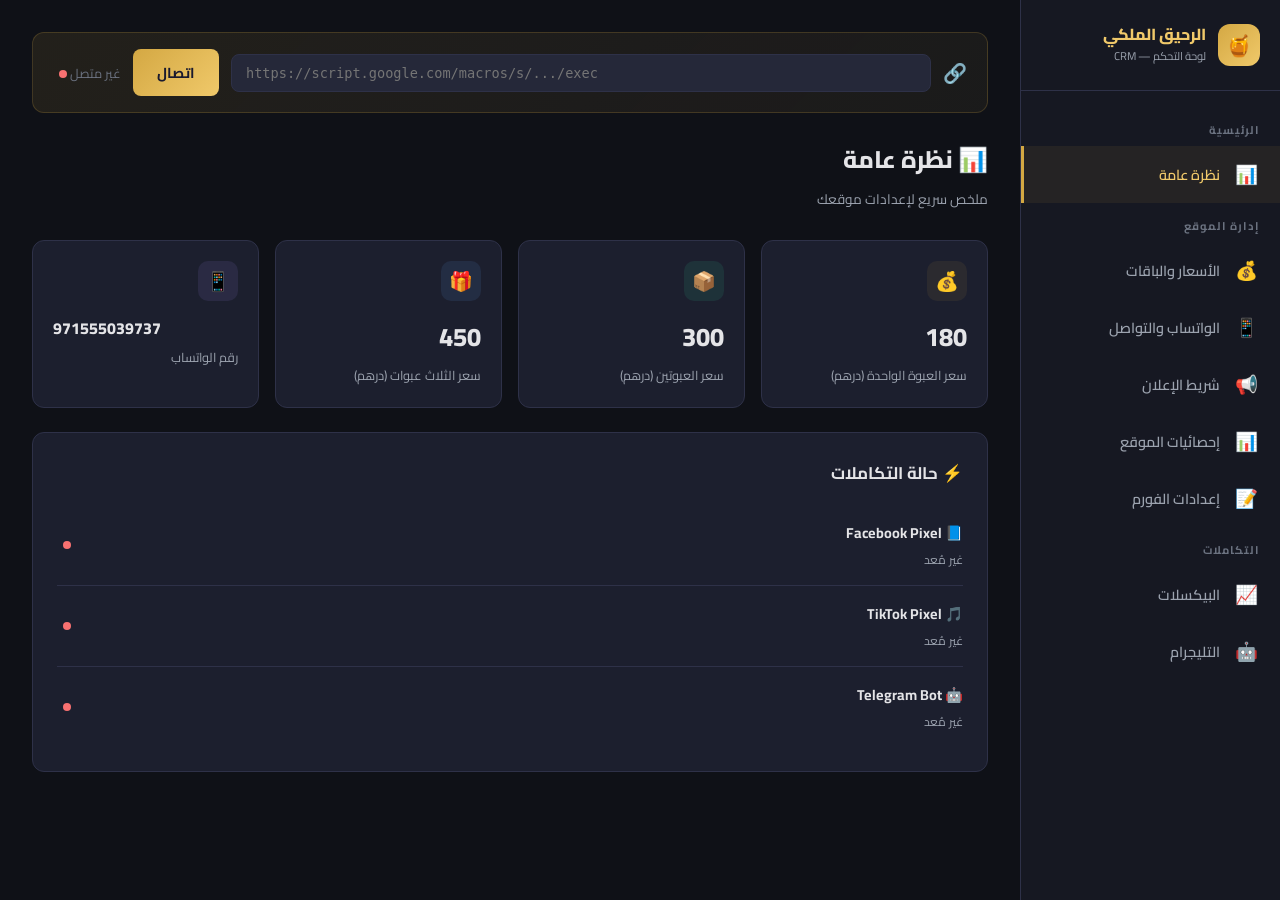
<file: admin-secret.html>
<!DOCTYPE html>
<html lang="ar" dir="rtl">
<head>
  <meta charset="UTF-8" />
  <meta name="viewport" content="width=device-width, initial-scale=1.0" />
  <title>الرحيق الملكي | لوحة التحكم</title>
  <link rel="icon" href="data:image/svg+xml,<svg xmlns=%22http://www.w3.org/2000/svg%22 viewBox=%220 0 100 100%22><text y=%22.9em%22 font-size=%2290%22>🍯</text></svg>">
  <link href="https://fonts.googleapis.com/css2?family=Cairo:wght@400;600;700;800&display=swap" rel="stylesheet" />
  <style>
    /* ─── Variables ──────────────────────── */
    :root {
      --bg-body: #0f1117;
      --bg-sidebar: #161822;
      --bg-card: #1c1f2e;
      --bg-input: #252839;
      --bg-hover: #2a2d40;
      --border: #2e3148;
      --primary: #D4A843;
      --primary-light: #F0C96A;
      --primary-bg: rgba(212,168,67,0.08);
      --green: #34d399;
      --green-bg: rgba(52,211,153,0.1);
      --red: #f87171;
      --red-bg: rgba(248,113,113,0.1);
      --blue: #60a5fa;
      --blue-bg: rgba(96,165,250,0.1);
      --purple: #a78bfa;
      --purple-bg: rgba(167,139,250,0.1);
      --text: #e4e4e7;
      --text-muted: #9ca3af;
      --text-dim: #6b7280;
      --radius: 12px;
      --transition: all 0.25s ease;
      --sidebar-w: 260px;
    }

    * { margin: 0; padding: 0; box-sizing: border-box; }

    body {
      font-family: 'Cairo', sans-serif;
      background: var(--bg-body);
      color: var(--text);
      min-height: 100vh;
      display: flex;
    }

    /* ─── Sidebar ────────────────────────── */
    .sidebar {
      width: var(--sidebar-w);
      background: var(--bg-sidebar);
      border-left: 1px solid var(--border);
      padding: 24px 0;
      position: fixed;
      top: 0;
      right: 0;
      height: 100vh;
      overflow-y: auto;
      z-index: 100;
      transition: transform 0.3s ease;
    }

    .sidebar-brand {
      display: flex;
      align-items: center;
      gap: 12px;
      padding: 0 20px 24px;
      border-bottom: 1px solid var(--border);
      margin-bottom: 16px;
    }

    .sidebar-brand-icon {
      width: 42px;
      height: 42px;
      background: linear-gradient(135deg, var(--primary), var(--primary-light));
      border-radius: 12px;
      display: flex;
      align-items: center;
      justify-content: center;
      font-size: 1.3rem;
    }

    .sidebar-brand-text {
      font-size: 1rem;
      font-weight: 800;
      color: var(--primary-light);
      line-height: 1.3;
    }

    .sidebar-brand-sub {
      font-size: 0.7rem;
      color: var(--text-muted);
      font-weight: 400;
    }

    .sidebar-section-label {
      font-size: 0.7rem;
      color: var(--text-dim);
      text-transform: uppercase;
      letter-spacing: 1px;
      padding: 12px 20px 6px;
      font-weight: 700;
    }

    .sidebar-link {
      display: flex;
      align-items: center;
      gap: 12px;
      padding: 11px 20px;
      color: var(--text-muted);
      text-decoration: none;
      font-size: 0.9rem;
      font-weight: 600;
      transition: var(--transition);
      cursor: pointer;
      border: none;
      background: none;
      width: 100%;
      text-align: right;
      font-family: 'Cairo', sans-serif;
    }

    .sidebar-link:hover {
      background: var(--bg-hover);
      color: var(--text);
    }

    .sidebar-link.active {
      background: var(--primary-bg);
      color: var(--primary-light);
      border-left: 3px solid var(--primary);
    }

    .sidebar-link-icon {
      font-size: 1.15rem;
      width: 28px;
      text-align: center;
    }

    /* ─── Mobile Toggle ──────────────────── */
    .mobile-toggle {
      display: none;
      position: fixed;
      top: 16px;
      right: 16px;
      z-index: 200;
      width: 44px;
      height: 44px;
      background: var(--bg-card);
      border: 1px solid var(--border);
      border-radius: 10px;
      color: var(--primary);
      font-size: 1.4rem;
      cursor: pointer;
      align-items: center;
      justify-content: center;
    }

    /* ─── Main Content ───────────────────── */
    .main {
      margin-right: var(--sidebar-w);
      flex: 1;
      padding: 32px;
      min-height: 100vh;
    }

    .main-header {
      margin-bottom: 28px;
    }

    .main-title {
      font-size: 1.5rem;
      font-weight: 800;
      color: var(--text);
    }

    .main-subtitle {
      font-size: 0.85rem;
      color: var(--text-muted);
      margin-top: 4px;
    }

    /* ─── Backend URL Bar ────────────────── */
    .backend-bar {
      background: linear-gradient(135deg, rgba(212,168,67,0.1), rgba(240,201,106,0.05));
      border: 1px solid rgba(212,168,67,0.2);
      border-radius: var(--radius);
      padding: 16px 20px;
      margin-bottom: 24px;
      display: flex;
      gap: 12px;
      align-items: center;
      flex-wrap: wrap;
    }

    .backend-bar input {
      flex: 1;
      min-width: 200px;
      padding: 10px 14px;
      background: var(--bg-input);
      border: 1px solid var(--border);
      border-radius: 8px;
      color: var(--text);
      font-family: monospace;
      font-size: 0.85rem;
      direction: ltr;
      outline: none;
      transition: var(--transition);
    }

    .backend-bar input:focus {
      border-color: var(--primary);
      box-shadow: 0 0 0 3px rgba(212,168,67,0.1);
    }

    /* ─── Section Pages ──────────────────── */
    .crm-page {
      display: none;
    }

    .crm-page.active {
      display: block;
    }

    /* ─── Cards ──────────────────────────── */
    .crm-card {
      background: var(--bg-card);
      border: 1px solid var(--border);
      border-radius: var(--radius);
      padding: 24px;
      margin-bottom: 20px;
      transition: var(--transition);
    }

    .crm-card:hover {
      border-color: rgba(212,168,67,0.2);
    }

    .crm-card-title {
      font-size: 1.05rem;
      font-weight: 700;
      margin-bottom: 16px;
      display: flex;
      align-items: center;
      gap: 8px;
    }

    /* ─── Dashboard Stats ────────────────── */
    .stats-grid {
      display: grid;
      grid-template-columns: repeat(auto-fit, minmax(200px, 1fr));
      gap: 16px;
      margin-bottom: 24px;
    }

    .stat-card {
      background: var(--bg-card);
      border: 1px solid var(--border);
      border-radius: var(--radius);
      padding: 20px;
      transition: var(--transition);
    }

    .stat-card:hover {
      transform: translateY(-2px);
      border-color: rgba(212,168,67,0.2);
    }

    .stat-icon {
      width: 40px;
      height: 40px;
      border-radius: 10px;
      display: flex;
      align-items: center;
      justify-content: center;
      font-size: 1.2rem;
      margin-bottom: 12px;
    }

    .stat-value {
      font-size: 1.6rem;
      font-weight: 800;
      color: var(--text);
    }

    .stat-label {
      font-size: 0.8rem;
      color: var(--text-muted);
      margin-top: 2px;
    }

    /* ─── Form Elements ──────────────────── */
    .form-row {
      display: grid;
      grid-template-columns: repeat(auto-fit, minmax(250px, 1fr));
      gap: 16px;
      margin-bottom: 16px;
    }

    .form-group {
      margin-bottom: 16px;
    }

    .form-label {
      display: block;
      font-size: 0.85rem;
      font-weight: 600;
      color: var(--text-muted);
      margin-bottom: 6px;
    }

    .form-input {
      width: 100%;
      padding: 10px 14px;
      background: var(--bg-input);
      border: 1px solid var(--border);
      border-radius: 8px;
      color: var(--text);
      font-family: 'Cairo', sans-serif;
      font-size: 0.9rem;
      outline: none;
      transition: var(--transition);
      direction: ltr;
    }

    .form-input-rtl {
      direction: rtl;
    }

    .form-input:focus {
      border-color: var(--primary);
      box-shadow: 0 0 0 3px rgba(212,168,67,0.1);
    }

    .form-hint {
      font-size: 0.75rem;
      color: var(--text-dim);
      margin-top: 4px;
    }

    /* ─── Toggle Switch ──────────────────── */
    .toggle-row {
      display: flex;
      justify-content: space-between;
      align-items: center;
      padding: 14px 0;
      border-bottom: 1px solid var(--border);
    }

    .toggle-row:last-child {
      border-bottom: none;
    }

    .toggle-info h4 {
      font-size: 0.9rem;
      font-weight: 700;
      margin-bottom: 2px;
    }

    .toggle-info p {
      font-size: 0.75rem;
      color: var(--text-muted);
    }

    .toggle-switch {
      position: relative;
      width: 48px;
      height: 26px;
      flex-shrink: 0;
    }

    .toggle-switch input {
      opacity: 0;
      width: 0;
      height: 0;
    }

    .toggle-slider {
      position: absolute;
      cursor: pointer;
      inset: 0;
      background: var(--bg-input);
      border: 1px solid var(--border);
      border-radius: 26px;
      transition: 0.3s;
    }

    .toggle-slider::before {
      content: '';
      position: absolute;
      height: 18px;
      width: 18px;
      right: 3px;
      bottom: 3px;
      background: var(--text-muted);
      border-radius: 50%;
      transition: 0.3s;
    }

    .toggle-switch input:checked + .toggle-slider {
      background: var(--primary);
      border-color: var(--primary);
    }

    .toggle-switch input:checked + .toggle-slider::before {
      transform: translateX(-22px);
      background: white;
    }

    /* ─── Buttons ─────────────────────────── */
    .btn {
      padding: 10px 24px;
      border-radius: 8px;
      font-size: 0.9rem;
      font-weight: 700;
      font-family: 'Cairo', sans-serif;
      cursor: pointer;
      border: none;
      transition: var(--transition);
      display: inline-flex;
      align-items: center;
      gap: 8px;
    }

    .btn-primary {
      background: linear-gradient(135deg, var(--primary), var(--primary-light));
      color: #1a1a2e;
    }

    .btn-primary:hover {
      opacity: 0.9;
      transform: translateY(-1px);
    }

    .btn-secondary {
      background: var(--bg-input);
      color: var(--text);
      border: 1px solid var(--border);
    }

    .btn-secondary:hover {
      background: var(--bg-hover);
    }

    .btn:disabled {
      opacity: 0.5;
      cursor: not-allowed;
      transform: none;
    }

    .btn-full {
      width: 100%;
      justify-content: center;
      padding: 14px;
      font-size: 1rem;
    }

    /* ─── Alert / Toast ──────────────────── */
    .toast {
      position: fixed;
      bottom: 24px;
      left: 24px;
      padding: 14px 24px;
      border-radius: 10px;
      font-size: 0.9rem;
      font-weight: 600;
      font-family: 'Cairo', sans-serif;
      color: white;
      z-index: 9999;
      transform: translateY(100px);
      opacity: 0;
      transition: all 0.4s ease;
      max-width: 400px;
      box-shadow: 0 10px 40px rgba(0,0,0,0.3);
    }

    .toast.show {
      transform: translateY(0);
      opacity: 1;
    }

    .toast.success { background: #059669; }
    .toast.error { background: #dc2626; }
    .toast.info { background: #2563eb; }

    /* ─── Connection Status ──────────────── */
    .connection-dot {
      width: 8px;
      height: 8px;
      border-radius: 50%;
      display: inline-block;
      margin-left: 6px;
    }

    .connection-dot.connected { background: var(--green); box-shadow: 0 0 6px var(--green); }
    .connection-dot.disconnected { background: var(--red); }

    /* ─── Price Preview ──────────────────── */
    .price-preview {
      display: flex;
      gap: 12px;
      margin-top: 16px;
      flex-wrap: wrap;
    }

    .price-preview-item {
      background: var(--bg-input);
      border: 1px solid var(--border);
      border-radius: 10px;
      padding: 16px;
      flex: 1;
      min-width: 140px;
      text-align: center;
    }

    .price-preview-item .emoji { font-size: 1.4rem; margin-bottom: 6px; }
    .price-preview-item .name { font-size: 0.8rem; color: var(--text-muted); margin-bottom: 4px; }
    .price-preview-item .price { font-size: 1.3rem; font-weight: 800; color: var(--primary-light); }
    .price-preview-item .currency { font-size: 0.75rem; color: var(--text-dim); }

    /* ─── Spinner ─────────────────────────── */
    .spinner-sm {
      width: 16px;
      height: 16px;
      border: 2px solid rgba(255,255,255,0.3);
      border-top-color: #fff;
      border-radius: 50%;
      animation: spin 0.7s linear infinite;
      display: none;
    }

    @keyframes spin { to { transform: rotate(360deg); } }

    /* ─── Responsive ─────────────────────── */
    @media (max-width: 768px) {
      .sidebar {
        transform: translateX(100%);
      }

      .sidebar.open {
        transform: translateX(0);
      }

      .mobile-toggle {
        display: flex;
      }

      .main {
        margin-right: 0;
        padding: 20px;
        padding-top: 70px;
      }

      .stats-grid {
        grid-template-columns: 1fr 1fr;
      }

      .form-row {
        grid-template-columns: 1fr;
      }

      .backend-bar {
        flex-direction: column;
      }

      .price-preview {
        flex-direction: column;
      }
    }

    /* ─── Overlay ─────────────────────────── */
    .sidebar-overlay {
      display: none;
      position: fixed;
      inset: 0;
      background: rgba(0,0,0,0.5);
      z-index: 90;
    }

    .sidebar-overlay.show {
      display: block;
    }
  </style>
</head>
<body>

<!-- Mobile Toggle -->
<button class="mobile-toggle" onclick="toggleSidebar()" aria-label="القائمة">☰</button>
<div class="sidebar-overlay" id="sidebar-overlay" onclick="toggleSidebar()"></div>

<!-- ═══ SIDEBAR ═══ -->
<aside class="sidebar" id="sidebar">
  <div class="sidebar-brand">
    <div class="sidebar-brand-icon">🍯</div>
    <div>
      <div class="sidebar-brand-text">الرحيق الملكي</div>
      <div class="sidebar-brand-sub">لوحة التحكم — CRM</div>
    </div>
  </div>

  <div class="sidebar-section-label">الرئيسية</div>
  <button class="sidebar-link active" onclick="showPage('dashboard', this)">
    <span class="sidebar-link-icon">📊</span> نظرة عامة
  </button>

  <div class="sidebar-section-label">إدارة الموقع</div>
  <button class="sidebar-link" onclick="showPage('pricing', this)">
    <span class="sidebar-link-icon">💰</span> الأسعار والباقات
  </button>
  <button class="sidebar-link" onclick="showPage('whatsapp', this)">
    <span class="sidebar-link-icon">📱</span> الواتساب والتواصل
  </button>
  <button class="sidebar-link" onclick="showPage('announcement', this)">
    <span class="sidebar-link-icon">📢</span> شريط الإعلان
  </button>
  <button class="sidebar-link" onclick="showPage('stats', this)">
    <span class="sidebar-link-icon">📊</span> إحصائيات الموقع
  </button>
  <button class="sidebar-link" onclick="showPage('form-settings', this)">
    <span class="sidebar-link-icon">📝</span> إعدادات الفورم
  </button>

  <div class="sidebar-section-label">التكاملات</div>
  <button class="sidebar-link" onclick="showPage('pixels', this)">
    <span class="sidebar-link-icon">📈</span> البيكسلات
  </button>
  <button class="sidebar-link" onclick="showPage('telegram', this)">
    <span class="sidebar-link-icon">🤖</span> التليجرام
  </button>
</aside>

<!-- ═══ MAIN CONTENT ═══ -->
<main class="main">

  <!-- Backend URL Bar -->
  <div class="backend-bar">
    <span style="font-size:1.2rem;">🔗</span>
    <input type="url" id="webapp-url" placeholder="https://script.google.com/macros/s/.../exec" />
    <button class="btn btn-primary" onclick="loadConfig()" id="load-btn">
      <span class="spinner-sm" id="load-spinner"></span>
      اتصال
    </button>
    <span id="connection-status" style="font-size:0.8rem; color:var(--text-dim);">
      غير متصل <span class="connection-dot disconnected"></span>
    </span>
  </div>

  <!-- ═══════════════════════════════
       PAGE: DASHBOARD
  ═══════════════════════════════ -->
  <div class="crm-page active" id="page-dashboard">
    <div class="main-header">
      <h1 class="main-title">📊 نظرة عامة</h1>
      <p class="main-subtitle">ملخص سريع لإعدادات موقعك</p>
    </div>

    <div class="stats-grid">
      <div class="stat-card">
        <div class="stat-icon" style="background:var(--primary-bg);color:var(--primary-light);">💰</div>
        <div class="stat-value" id="stat-price-1">180</div>
        <div class="stat-label">سعر العبوة الواحدة (درهم)</div>
      </div>
      <div class="stat-card">
        <div class="stat-icon" style="background:var(--green-bg);color:var(--green);">📦</div>
        <div class="stat-value" id="stat-price-2">300</div>
        <div class="stat-label">سعر العبوتين (درهم)</div>
      </div>
      <div class="stat-card">
        <div class="stat-icon" style="background:var(--blue-bg);color:var(--blue);">🎁</div>
        <div class="stat-value" id="stat-price-3">450</div>
        <div class="stat-label">سعر الثلاث عبوات (درهم)</div>
      </div>
      <div class="stat-card">
        <div class="stat-icon" style="background:var(--purple-bg);color:var(--purple);">📱</div>
        <div class="stat-value" id="stat-whatsapp" style="font-size:1rem;direction:ltr;">971555039737</div>
        <div class="stat-label">رقم الواتساب</div>
      </div>
    </div>

    <div class="crm-card">
      <div class="crm-card-title">⚡ حالة التكاملات</div>
      <div class="toggle-row">
        <div class="toggle-info">
          <h4>📘 Facebook Pixel</h4>
          <p id="dash-fb-status">غير مُعد</p>
        </div>
        <span id="dash-fb-dot" class="connection-dot disconnected"></span>
      </div>
      <div class="toggle-row">
        <div class="toggle-info">
          <h4>🎵 TikTok Pixel</h4>
          <p id="dash-tt-status">غير مُعد</p>
        </div>
        <span id="dash-tt-dot" class="connection-dot disconnected"></span>
      </div>
      <div class="toggle-row">
        <div class="toggle-info">
          <h4>🤖 Telegram Bot</h4>
          <p id="dash-tg-status">غير مُعد</p>
        </div>
        <span id="dash-tg-dot" class="connection-dot disconnected"></span>
      </div>
    </div>
  </div>

  <!-- ═══════════════════════════════
       PAGE: PRICING
  ═══════════════════════════════ -->
  <div class="crm-page" id="page-pricing">
    <div class="main-header">
      <h1 class="main-title">💰 الأسعار والباقات</h1>
      <p class="main-subtitle">تعديل أسعار الباقات الثلاث — ستظهر على الموقع فوراً</p>
    </div>

    <div class="crm-card">
      <div class="crm-card-title">🍯 أسعار الباقات (بالدرهم)</div>
      <div class="form-row">
        <div class="form-group">
          <label class="form-label">عبوة واحدة (نص كيلو)</label>
          <input type="number" class="form-input" id="PRICE_PACKAGE_1" placeholder="السعر الحالي (180)" />
          <input type="number" class="form-input" id="OLD_PRICE_PACKAGE_1" placeholder="السعر القديم (اختياري)" style="margin-top: 8px;" />
        </div>
        <div class="form-group">
          <label class="form-label">عبوتان (كيلو كامل)</label>
          <input type="number" class="form-input" id="PRICE_PACKAGE_2" placeholder="السعر الحالي (300)" />
          <input type="number" class="form-input" id="OLD_PRICE_PACKAGE_2" placeholder="السعر القديم (اختياري)" style="margin-top: 8px;" />
        </div>
        <div class="form-group">
          <label class="form-label">ثلاث عبوات (كيلو ونص)</label>
          <input type="number" class="form-input" id="PRICE_PACKAGE_3" placeholder="السعر الحالي (450)" />
          <input type="number" class="form-input" id="OLD_PRICE_PACKAGE_3" placeholder="السعر القديم (اختياري)" style="margin-top: 8px;" />
        </div>
      </div>

      <div class="price-preview" id="price-preview">
        <div class="price-preview-item">
          <div class="emoji">🍯</div>
          <div class="name">عبوة واحدة</div>
          <div class="price" id="preview-p1">180</div>
          <div class="currency">درهم</div>
        </div>
        <div class="price-preview-item">
          <div class="emoji">🍯🍯</div>
          <div class="name">عبوتان</div>
          <div class="price" id="preview-p2">300</div>
          <div class="currency">درهم</div>
        </div>
        <div class="price-preview-item">
          <div class="emoji">🍯🍯🍯</div>
          <div class="name">ثلاث عبوات</div>
          <div class="price" id="preview-p3">450</div>
          <div class="currency">درهم</div>
        </div>
      </div>
    </div>

    <button class="btn btn-primary btn-full" onclick="saveConfig()">
      <span class="spinner-sm" id="save-spinner-pricing"></span>
      حفظ الأسعار
    </button>
  </div>

  <!-- ═══════════════════════════════
       PAGE: WHATSAPP
  ═══════════════════════════════ -->
  <div class="crm-page" id="page-whatsapp">
    <div class="main-header">
      <h1 class="main-title">📱 الواتساب والتواصل</h1>
      <p class="main-subtitle">تعديل رقم الواتساب وروابط التواصل الاجتماعي</p>
    </div>

    <div class="crm-card">
      <div class="crm-card-title">📞 رقم الواتساب</div>
      <div class="form-group">
        <label class="form-label">الرقم (بدون + وبدون مسافات)</label>
        <input type="text" class="form-input" id="WHATSAPP_NUMBER" placeholder="971555039737" />
        <p class="form-hint">مثال: 971555039737 — سيظهر في الـ Navbar، Footer، زر الواتساب العائم، ورسالة النجاح</p>
      </div>
    </div>

    <div class="crm-card">
      <div class="crm-card-title">🌐 روابط التواصل الاجتماعي</div>
      <div class="form-group">
        <label class="form-label">رابط انستغرام</label>
        <input type="url" class="form-input" id="SOCIAL_INSTAGRAM" placeholder="https://instagram.com/..." />
      </div>
      <div class="form-group">
        <label class="form-label">رابط تيك توك</label>
        <input type="url" class="form-input" id="SOCIAL_TIKTOK" placeholder="https://tiktok.com/@..." />
      </div>
      <div class="form-group">
        <label class="form-label">رابط سناب شات</label>
        <input type="url" class="form-input" id="SOCIAL_SNAPCHAT" placeholder="https://snapchat.com/add/..." />
      </div>
    </div>

    <button class="btn btn-primary btn-full" onclick="saveConfig()">
      <span class="spinner-sm" id="save-spinner-whatsapp"></span>
      حفظ إعدادات التواصل
    </button>
  </div>

  <!-- ═══════════════════════════════
       PAGE: ANNOUNCEMENT
  ═══════════════════════════════ -->
  <div class="crm-page" id="page-announcement">
    <div class="main-header">
      <h1 class="main-title">📢 شريط الإعلان</h1>
      <p class="main-subtitle">تعديل نصوص العروض في الشريط العلوي للموقع</p>
    </div>

    <div class="crm-card">
      <div class="crm-card-title">✏️ نصوص شريط الإعلان</div>
      <div class="form-group">
        <label class="form-label">النص الأول</label>
        <input type="text" class="form-input form-input-rtl" id="ANNOUNCE_TEXT_1" placeholder="🚚 الشحن مجاني لفترة محدودة — لا تفوّتي الفرصة!" />
      </div>
      <div class="form-group">
        <label class="form-label">النص الثاني</label>
        <input type="text" class="form-input form-input-rtl" id="ANNOUNCE_TEXT_2" placeholder="🍯 عبوة نص كيلو بـ 180 درهم فقط" />
      </div>
      <div class="form-group">
        <label class="form-label">النص الثالث</label>
        <input type="text" class="form-input form-input-rtl" id="ANNOUNCE_TEXT_3" placeholder="🎁 عرض الـ 3 عبوات بـ 450 درهم — أفضل قيمة!" />
      </div>
      <p class="form-hint">هذه النصوص تظهر في الشريط المتحرك في أعلى الموقع</p>
    </div>

      <button class="btn btn-primary btn-full" onclick="saveConfig()">
        <span class="spinner-sm" id="save-spinner-ann"></span>
        حفظ شريط الإعلان
      </button>
    </div>
  </div>

  <!-- ═══════════════════════════════
       PAGE: STATS
  ═══════════════════════════════ -->
  <div class="crm-page" id="page-stats">
    <div class="main-header">
      <h1 class="main-title">📊 إحصائيات الموقع</h1>
      <p class="main-subtitle">تعديل الأرقام والنصوص الخاصة بالعدادات في الموقع</p>
    </div>

    <div class="crm-card">
      <div class="crm-card-title">🔢 العدادات والإحصائيات</div>
      
      <div class="form-row">
        <div class="form-group">
          <label class="form-label">العداد الأول (رقم أو نص قصير)</label>
          <input type="text" class="form-input" id="STAT_1_NUM" placeholder="500+" />
          <label class="form-label" style="margin-top: 8px;">النص أسفله</label>
          <input type="text" class="form-input" id="STAT_1_TEXT" placeholder="عميلة راضية" />
        </div>
        <div class="form-group">
          <label class="form-label">العداد الثاني (رقم أو نص قصير)</label>
          <input type="text" class="form-input" id="STAT_2_NUM" placeholder="8 كيلو" />
          <label class="form-label" style="margin-top: 8px;">النص أسفله</label>
          <input type="text" class="form-input" id="STAT_2_TEXT" placeholder="زيادة في الشهر" />
        </div>
        <div class="form-group">
          <label class="form-label">العداد الثالث (نص ثابت)</label>
          <input type="text" class="form-input" id="STAT_3_NUM" placeholder="%100" />
          <label class="form-label" style="margin-top: 8px;">النص أسفله</label>
          <input type="text" class="form-input" id="STAT_3_TEXT" placeholder="طبيعي ومضمون" />
        </div>
      </div>
    </div>

    <button class="btn btn-primary btn-full" onclick="saveConfig()">
      <span class="spinner-sm" id="save-spinner-stats"></span>
      حفظ الإحصائيات
    </button>
  </div>

  <!-- ═══════════════════════════════
       PAGE: FORM SETTINGS
  ═══════════════════════════════ -->
  <div class="crm-page" id="page-form-settings">
    <div class="main-header">
      <h1 class="main-title">📝 إعدادات الفورم</h1>
      <p class="main-subtitle">التحكم في حقول نموذج الطلب</p>
    </div>

    <div class="crm-card">
      <div class="crm-card-title">🔧 الحقول الاختيارية</div>
      <div class="toggle-row">
        <div class="toggle-info">
          <h4>📍 حقل المدينة / المنطقة</h4>
          <p>إظهار أو إخفاء حقل المدينة من الفورم</p>
        </div>
        <label class="toggle-switch">
          <input type="checkbox" id="FORM_SHOW_CITY" checked />
          <span class="toggle-slider"></span>
        </label>
      </div>
      <div class="toggle-row">
        <div class="toggle-info">
          <h4>🏠 حقل العنوان التفصيلي</h4>
          <p>إظهار أو إخفاء حقل العنوان من الفورم</p>
        </div>
        <label class="toggle-switch">
          <input type="checkbox" id="FORM_SHOW_ADDRESS" checked />
          <span class="toggle-slider"></span>
        </label>
      </div>
      <div class="toggle-row">
        <div class="toggle-info">
          <h4>📝 حقل الملاحظات</h4>
          <p>إظهار أو إخفاء حقل الملاحظات الإضافية</p>
        </div>
        <label class="toggle-switch">
          <input type="checkbox" id="FORM_SHOW_NOTES" checked />
          <span class="toggle-slider"></span>
        </label>
      </div>
    </div>

    <button class="btn btn-primary btn-full" onclick="saveConfig()">
      <span class="spinner-sm" id="save-spinner-form"></span>
      حفظ إعدادات الفورم
    </button>
  </div>

  <!-- ═══════════════════════════════
       PAGE: PIXELS
  ═══════════════════════════════ -->
  <div class="crm-page" id="page-pixels">
    <div class="main-header">
      <h1 class="main-title">📈 البيكسلات (Pixels)</h1>
      <p class="main-subtitle">ربط أكواد التتبع لـ Facebook و TikTok</p>
    </div>

    <div class="crm-card">
      <div class="crm-card-title">📘 Facebook / Meta Pixel</div>
      <div class="form-group">
        <label class="form-label">Pixel ID</label>
        <input type="text" class="form-input" id="FB_PIXEL_ID" placeholder="1234567890123456" />
        <p class="form-hint">تجده في Facebook Events Manager → Data Sources → Pixel ID</p>
      </div>
    </div>

    <div class="crm-card">
      <div class="crm-card-title">🎵 TikTok Pixel</div>
      <div class="form-group">
        <label class="form-label">Pixel ID</label>
        <input type="text" class="form-input" id="TIKTOK_PIXEL_ID" placeholder="D9XXXXXXXXXXXXXXXXX" />
        <p class="form-hint">تجده في TikTok Ads Manager → Assets → Events → Manage</p>
      </div>
    </div>

    <button class="btn btn-primary btn-full" onclick="saveConfig()">
      <span class="spinner-sm" id="save-spinner-pixels"></span>
      حفظ إعدادات البيكسلات
    </button>
  </div>

  <!-- ═══════════════════════════════
       PAGE: TELEGRAM
  ═══════════════════════════════ -->
  <div class="crm-page" id="page-telegram">
    <div class="main-header">
      <h1 class="main-title">🤖 التليجرام</h1>
      <p class="main-subtitle">إعدادات بوت التليجرام لاستقبال إشعارات الطلبات</p>
    </div>

    <div class="crm-card">
      <div class="crm-card-title">🔑 إعدادات البوت</div>
      <div class="form-group">
        <label class="form-label">Bot Token</label>
        <input type="text" class="form-input" id="TELEGRAM_BOT_TOKEN" placeholder="7123456789:AAFxxxxxxxxxxxxxxx" />
        <p class="form-hint">تحصل عليه من @BotFather في تليجرام</p>
      </div>
      <div class="form-group">
        <label class="form-label">Chat ID</label>
        <input type="text" class="form-input" id="TELEGRAM_CHAT_ID" placeholder="904615485" />
        <p class="form-hint">لمعرفة الـ Chat ID أرسل رسالة للبوت ثم افتح: api.telegram.org/bot{TOKEN}/getUpdates</p>
      </div>
    </div>

    <button class="btn btn-primary btn-full" onclick="saveConfig()">
      <span class="spinner-sm" id="save-spinner-telegram"></span>
      حفظ إعدادات التليجرام
    </button>
  </div>

</main>

<!-- Toast Notification -->
<div class="toast" id="toast"></div>

<script>
  /* ═══════════════════════════════════════
     CRM LOGIC
  ═══════════════════════════════════════ */

  // Restore saved URL
  const savedUrl = localStorage.getItem('GAS_WEBAPP_URL');
  if (savedUrl) {
    document.getElementById('webapp-url').value = savedUrl;
  }

  // All config field IDs
  const CONFIG_FIELDS = [
    'PRICE_PACKAGE_1', 'PRICE_PACKAGE_2', 'PRICE_PACKAGE_3',
    'OLD_PRICE_PACKAGE_1', 'OLD_PRICE_PACKAGE_2', 'OLD_PRICE_PACKAGE_3',
    'WHATSAPP_NUMBER',
    'SOCIAL_INSTAGRAM', 'SOCIAL_TIKTOK', 'SOCIAL_SNAPCHAT',
    'ANNOUNCE_TEXT_1', 'ANNOUNCE_TEXT_2', 'ANNOUNCE_TEXT_3',
    'STAT_1_NUM', 'STAT_1_TEXT', 'STAT_2_NUM', 'STAT_2_TEXT', 'STAT_3_NUM', 'STAT_3_TEXT',
    'FB_PIXEL_ID', 'TIKTOK_PIXEL_ID',
    'TELEGRAM_BOT_TOKEN', 'TELEGRAM_CHAT_ID',
    'FORM_SHOW_CITY', 'FORM_SHOW_ADDRESS', 'FORM_SHOW_NOTES'
  ];

  const TOGGLE_FIELDS = ['FORM_SHOW_CITY', 'FORM_SHOW_ADDRESS', 'FORM_SHOW_NOTES'];

  /* ─── Navigation ──────────────────────── */
  function showPage(pageId, btn) {
    // Hide all pages
    document.querySelectorAll('.crm-page').forEach(p => p.classList.remove('active'));
    // Show target
    document.getElementById('page-' + pageId).classList.add('active');
    // Update sidebar
    document.querySelectorAll('.sidebar-link').forEach(l => l.classList.remove('active'));
    if (btn) btn.classList.add('active');
    // Close mobile sidebar
    document.getElementById('sidebar').classList.remove('open');
    document.getElementById('sidebar-overlay').classList.remove('show');
  }

  function toggleSidebar() {
    document.getElementById('sidebar').classList.toggle('open');
    document.getElementById('sidebar-overlay').classList.toggle('show');
  }

  /* ─── Toast ────────────────────────────── */
  function showToast(msg, type = 'info') {
    const toast = document.getElementById('toast');
    toast.textContent = msg;
    toast.className = 'toast ' + type;
    requestAnimationFrame(() => toast.classList.add('show'));
    setTimeout(() => toast.classList.remove('show'), 3500);
  }

  /* ─── Live Price Preview ───────────────── */
  ['PRICE_PACKAGE_1', 'PRICE_PACKAGE_2', 'PRICE_PACKAGE_3'].forEach((id, i) => {
    const el = document.getElementById(id);
    if (el) {
      el.addEventListener('input', () => {
        const previewId = 'preview-p' + (i + 1);
        const statId = 'stat-price-' + (i + 1);
        const val = el.value || el.placeholder;
        document.getElementById(previewId).textContent = val;
        document.getElementById(statId).textContent = val;
      });
    }
  });

  /* ─── Load Config ──────────────────────── */
  async function loadConfig() {
    const url = document.getElementById('webapp-url').value.trim();
    if (!url) {
      showToast('يرجى إدخال رابط الـ Backend أولاً', 'error');
      return;
    }

    const spinner = document.getElementById('load-spinner');
    const btn = document.getElementById('load-btn');
    spinner.style.display = 'inline-block';
    btn.disabled = true;

    try {
      const response = await fetch(url + '?action=getConfig');
      const result = await response.json();

      if (result.status === 'success') {
        const data = result.data;

        // Fill all fields
        CONFIG_FIELDS.forEach(id => {
          const el = document.getElementById(id);
          if (!el) return;
          if (TOGGLE_FIELDS.includes(id)) {
            el.checked = data[id] !== 'false' && data[id] !== false;
          } else {
            el.value = data[id] || '';
          }
        });

        // Update live previews & dashboard
        updateDashboard();

        // Save URL
        localStorage.setItem('GAS_WEBAPP_URL', url);

        // Update connection status
        document.getElementById('connection-status').innerHTML =
          'متصل <span class="connection-dot connected"></span>';

        showToast('تم تحميل الإعدادات بنجاح!', 'success');
      } else {
        showToast('خطأ في جلب الإعدادات. تأكد من الرابط.', 'error');
      }
    } catch (e) {
      showToast('فشل الاتصال. تأكد من الرابط أو تحقق من CORS.', 'error');
      document.getElementById('connection-status').innerHTML =
        'فشل الاتصال <span class="connection-dot disconnected"></span>';
    } finally {
      spinner.style.display = 'none';
      btn.disabled = false;
    }
  }

  /* ─── Save Config ──────────────────────── */
  async function saveConfig() {
    const url = document.getElementById('webapp-url').value.trim();
    if (!url) {
      showToast('يرجى إدخال رابط الـ Backend والاتصال أولاً', 'error');
      return;
    }

    // Collect all data
    const data = {};
    CONFIG_FIELDS.forEach(id => {
      const el = document.getElementById(id);
      if (!el) return;
      if (TOGGLE_FIELDS.includes(id)) {
        data[id] = el.checked;
      } else {
        data[id] = el.value.trim();
      }
    });

    // Show all spinners
    document.querySelectorAll('[id^="save-spinner"]').forEach(s => s.style.display = 'inline-block');

    try {
      const response = await fetch(url, {
        method: 'POST',
        body: JSON.stringify({ action: 'saveConfig', data: data }),
        headers: { 'Content-Type': 'text/plain;charset=utf-8' }
      });

      const result = await response.json();
      if (result.status === 'success') {
        updateDashboard();
        showToast('تم حفظ الإعدادات بنجاح! ستظهر على الموقع فوراً.', 'success');
      } else {
        showToast('خطأ أثناء الحفظ: ' + result.message, 'error');
      }
    } catch (e) {
      showToast('فشل الاتصال بالخادم أثناء الحفظ.', 'error');
    } finally {
      document.querySelectorAll('[id^="save-spinner"]').forEach(s => s.style.display = 'none');
    }
  }

  /* ─── Update Dashboard ─────────────────── */
  function updateDashboard() {
    // Prices
    const p1 = document.getElementById('PRICE_PACKAGE_1').value || '180';
    const p2 = document.getElementById('PRICE_PACKAGE_2').value || '300';
    const p3 = document.getElementById('PRICE_PACKAGE_3').value || '450';
    document.getElementById('stat-price-1').textContent = p1;
    document.getElementById('stat-price-2').textContent = p2;
    document.getElementById('stat-price-3').textContent = p3;
    document.getElementById('preview-p1').textContent = p1;
    document.getElementById('preview-p2').textContent = p2;
    document.getElementById('preview-p3').textContent = p3;

    // WhatsApp
    const wa = document.getElementById('WHATSAPP_NUMBER').value || '971555039737';
    document.getElementById('stat-whatsapp').textContent = wa;

    // Integration status
    const fb = document.getElementById('FB_PIXEL_ID').value;
    const tt = document.getElementById('TIKTOK_PIXEL_ID').value;
    const tg = document.getElementById('TELEGRAM_BOT_TOKEN').value;

    document.getElementById('dash-fb-status').textContent = fb ? 'ID: ' + fb : 'غير مُعد';
    document.getElementById('dash-fb-dot').className = 'connection-dot ' + (fb ? 'connected' : 'disconnected');

    document.getElementById('dash-tt-status').textContent = tt ? 'ID: ' + tt : 'غير مُعد';
    document.getElementById('dash-tt-dot').className = 'connection-dot ' + (tt ? 'connected' : 'disconnected');

    document.getElementById('dash-tg-status').textContent = tg ? 'مُعد ✓' : 'غير مُعد';
    document.getElementById('dash-tg-dot').className = 'connection-dot ' + (tg ? 'connected' : 'disconnected');
  }
</script>
</body>
</html>
</file>
<file: style.css>
/* ============================================
   الرحيق الملكي | Royal Nectar
   CSS Design System — RTL Arabic
   ============================================ */

@import url('https://fonts.googleapis.com/css2?family=Cairo:wght@300;400;500;600;700;800;900&family=Tajawal:wght@300;400;500;700;800&display=swap');

/* ─── CSS Variables ───────────────────────── */
:root {
  --primary:        #D4A843;
  --primary-light:  #F0C96A;
  --primary-dark:   #B8862A;
  --primary-glow:   rgba(212, 168, 67, 0.25);
  --dark:           #5C3D2E;
  --dark-2:         #3D2516;
  --cream:          #FFF8E7;
  --cream-2:        #FFF3D4;
  --green:          #6B7B3A;
  --green-light:    #8A9D4E;
  --bg:             #FFFDF5;
  --white:          #FFFFFF;
  --text-main:      #3D2516;
  --text-muted:     #7A6050;
  --text-light:     #A89080;
  --border:         rgba(212, 168, 67, 0.2);
  --shadow-gold:    0 8px 32px rgba(212, 168, 67, 0.2);
  --shadow-md:      0 4px 24px rgba(92, 61, 46, 0.1);
  --shadow-lg:      0 12px 48px rgba(92, 61, 46, 0.15);
  --radius-sm:      8px;
  --radius-md:      16px;
  --radius-lg:      24px;
  --radius-xl:      40px;
  --transition:     all 0.3s cubic-bezier(0.4, 0, 0.2, 1);
  --font-main:      'Cairo', 'Tajawal', sans-serif;
}

/* ─── Reset & Base ───────────────────────── */
*, *::before, *::after {
  box-sizing: border-box;
  margin: 0;
  padding: 0;
}

html {
  scroll-behavior: smooth;
  font-size: 16px;
}

body {
  font-family: var(--font-main);
  background-color: var(--bg);
  color: var(--text-main);
  direction: rtl;
  text-align: right;
  line-height: 1.7;
  overflow-x: hidden;
}

img {
  max-width: 100%;
  height: auto;
  display: block;
}

a {
  text-decoration: none;
  color: inherit;
}

ul, ol {
  list-style: none;
}

/* ─── Utilities ──────────────────────────── */
.container {
  max-width: 1200px;
  margin: 0 auto;
  padding: 0 20px;
}

.section {
  padding: 80px 0;
}

.section-title {
  font-size: clamp(1.8rem, 4vw, 2.8rem);
  font-weight: 800;
  color: var(--dark);
  text-align: center;
  margin-bottom: 12px;
  line-height: 1.3;
}

.section-subtitle {
  font-size: clamp(1rem, 2vw, 1.2rem);
  color: var(--text-muted);
  text-align: center;
  max-width: 600px;
  margin: 0 auto 50px;
}

.gold-line {
  width: 80px;
  height: 4px;
  background: linear-gradient(90deg, var(--primary), var(--primary-light));
  border-radius: 2px;
  margin: 16px auto 40px;
}

.badge {
  display: inline-flex;
  align-items: center;
  gap: 6px;
  background: linear-gradient(135deg, var(--primary), var(--primary-light));
  color: var(--dark-2);
  padding: 6px 18px;
  border-radius: 50px;
  font-size: 0.85rem;
  font-weight: 700;
  margin-bottom: 20px;
  box-shadow: 0 4px 16px var(--primary-glow);
}

/* ─── Scroll Animations ──────────────────── */
.reveal {
  opacity: 0;
  transform: translateY(40px);
  transition: opacity 0.7s ease, transform 0.7s ease;
}

.reveal.visible {
  opacity: 1;
  transform: translateY(0);
}

.reveal-left {
  opacity: 0;
  transform: translateX(40px);
  transition: opacity 0.7s ease, transform 0.7s ease;
}

.reveal-left.visible {
  opacity: 1;
  transform: translateX(0);
}

.reveal-right {
  opacity: 0;
  transform: translateX(-40px);
  transition: opacity 0.7s ease, transform 0.7s ease;
}

.reveal-right.visible {
  opacity: 1;
  transform: translateX(0);
}

.reveal-delay-1 { transition-delay: 0.1s; }
.reveal-delay-2 { transition-delay: 0.2s; }
.reveal-delay-3 { transition-delay: 0.3s; }
.reveal-delay-4 { transition-delay: 0.4s; }

/* ─── Islamic Pattern SVG Background ─────── */
.pattern-bg {
  background-image: url("data:image/svg+xml,%3Csvg width='60' height='60' viewBox='0 0 60 60' xmlns='http://www.w3.org/2000/svg'%3E%3Cg fill='none' fill-rule='evenodd'%3E%3Cg fill='%23D4A843' fill-opacity='0.06'%3E%3Cpath d='M36 34v-4h-2v4h-4v2h4v4h2v-4h4v-2h-4zm0-30V0h-2v4h-4v2h4v4h2V6h4V4h-4zM6 34v-4H4v4H0v2h4v4h2v-4h4v-2H6zM6 4V0H4v4H0v2h4v4h2V6h4V4H6z'/%3E%3C/g%3E%3C/g%3E%3C/svg%3E");
}

/* ─── NAVBAR ─────────────────────────────── */
.navbar {
  position: relative;
  z-index: 1000;
  background: rgba(255, 253, 245, 0.92);
  backdrop-filter: blur(20px);
  -webkit-backdrop-filter: blur(20px);
  border-bottom: 1px solid var(--border);
  padding: 14px 0;
  transition: var(--transition);
}

.navbar.scrolled {
  padding: 10px 0;
  box-shadow: var(--shadow-md);
}

.navbar-inner {
  display: flex;
  align-items: center;
  justify-content: space-between;
  gap: 16px;
}

.navbar-logo {
  display: flex;
  align-items: center;
  gap: 10px;
}

.navbar-logo-icon {
  width: 44px;
  height: 44px;
  background: linear-gradient(135deg, var(--primary), var(--primary-light));
  border-radius: 12px;
  display: flex;
  align-items: center;
  justify-content: center;
  font-size: 1.4rem;
  box-shadow: 0 4px 12px var(--primary-glow);
}

.navbar-logo-text {
  display: flex;
  flex-direction: column;
  line-height: 1.2;
}

.navbar-logo-ar {
  font-size: 1.05rem;
  font-weight: 800;
  color: var(--dark);
}

.navbar-logo-en {
  font-size: 0.7rem;
  font-weight: 500;
  color: var(--primary);
  letter-spacing: 1px;
  text-transform: uppercase;
}

.navbar-cta {
  display: flex;
  align-items: center;
  gap: 8px;
  background: linear-gradient(135deg, #25D366, #128C7E);
  color: white;
  padding: 10px 20px;
  border-radius: 50px;
  font-size: 0.9rem;
  font-weight: 700;
  transition: var(--transition);
  box-shadow: 0 4px 16px rgba(37, 211, 102, 0.3);
  font-family: var(--font-main);
}

.navbar-cta:hover {
  transform: translateY(-2px);
  box-shadow: 0 8px 24px rgba(37, 211, 102, 0.4);
}

.navbar-cta svg {
  width: 18px;
  height: 18px;
  flex-shrink: 0;
}

/* ─── HERO SECTION ───────────────────────── */
.hero {
  min-height: 100vh;
  background: linear-gradient(160deg, #2D1810 0%, #5C3D2E 40%, #3D2516 100%);
  display: flex;
  align-items: center;
  padding-top: 10px;
  position: relative;
  overflow: hidden;
}

.hero::before {
  content: '';
  position: absolute;
  inset: 0;
  background-image: url("data:image/svg+xml,%3Csvg width='80' height='80' viewBox='0 0 80 80' xmlns='http://www.w3.org/2000/svg'%3E%3Cg fill='%23D4A843' fill-opacity='0.04'%3E%3Cpath d='M40 0L50 30H80L57 48L67 80L40 62L13 80L23 48L0 30H30Z'/%3E%3C/g%3E%3C/svg%3E");
  animation: patternMove 20s linear infinite;
}

@keyframes patternMove {
  0%   { background-position: 0 0; }
  100% { background-position: 80px 80px; }
}

.hero::after {
  content: '';
  position: absolute;
  bottom: -2px;
  left: 0; right: 0;
  height: 100px;
  background: linear-gradient(to bottom, transparent, var(--bg));
}

.hero-grid {
  display: grid;
  grid-template-columns: 1fr 1fr;
  gap: 60px;
  align-items: center;
  position: relative;
  z-index: 1;
}

.hero-content {
  color: white;
}

.hero-crown {
  font-size: 3rem;
  margin-bottom: 16px;
  display: block;
  filter: drop-shadow(0 0 20px var(--primary));
  animation: float 3s ease-in-out infinite;
}

@keyframes float {
  0%, 100% { transform: translateY(0); }
  50%       { transform: translateY(-10px); }
}

.hero-title {
  font-size: clamp(2rem, 4.5vw, 3.2rem);
  font-weight: 900;
  line-height: 1.25;
  margin-bottom: 20px;
  color: white;
}

.hero-title .gold-text {
  background: linear-gradient(135deg, var(--primary), var(--primary-light), #FFE08A);
  -webkit-background-clip: text;
  -webkit-text-fill-color: transparent;
  background-clip: text;
}

.hero-subtitle {
  font-size: clamp(1rem, 1.8vw, 1.15rem);
  color: rgba(255, 255, 255, 0.8);
  margin-bottom: 36px;
  line-height: 1.8;
}

.hero-stats {
  display: flex;
  gap: 24px;
  margin-bottom: 36px;
  flex-wrap: wrap;
}

.hero-stat {
  text-align: center;
}

.hero-stat-number {
  font-size: 1.8rem;
  font-weight: 900;
  color: var(--primary-light);
  line-height: 1;
  display: block;
}

.hero-stat-label {
  font-size: 0.8rem;
  color: rgba(255,255,255,0.65);
  margin-top: 4px;
}

.hero-stat-divider {
  width: 1px;
  background: rgba(255,255,255,0.15);
  align-self: stretch;
}

.hero-cta-group {
  display: flex;
  gap: 14px;
  flex-wrap: wrap;
}

.btn-primary {
  display: inline-flex;
  align-items: center;
  gap: 10px;
  background: linear-gradient(135deg, var(--primary), var(--primary-light));
  color: var(--dark-2);
  padding: 16px 32px;
  border-radius: 50px;
  font-size: 1.05rem;
  font-weight: 800;
  border: none;
  cursor: pointer;
  transition: var(--transition);
  box-shadow: 0 8px 32px var(--primary-glow);
  font-family: var(--font-main);
  text-decoration: none;
}

.btn-primary:hover {
  transform: translateY(-3px);
  box-shadow: 0 16px 40px rgba(212, 168, 67, 0.45);
}

.btn-secondary {
  display: inline-flex;
  align-items: center;
  gap: 10px;
  background: rgba(255,255,255,0.1);
  color: white;
  padding: 16px 28px;
  border-radius: 50px;
  font-size: 1rem;
  font-weight: 700;
  border: 1.5px solid rgba(255,255,255,0.25);
  cursor: pointer;
  transition: var(--transition);
  backdrop-filter: blur(10px);
  font-family: var(--font-main);
  text-decoration: none;
}

.btn-secondary:hover {
  background: rgba(255,255,255,0.18);
  border-color: rgba(255,255,255,0.5);
  transform: translateY(-2px);
}

/* Hero Image Area */
.hero-image-wrap {
  display: flex;
  justify-content: center;
  align-items: center;
  position: relative;
}

.hero-image-glow {
  position: absolute;
  width: 350px;
  height: 350px;
  background: radial-gradient(circle, rgba(212,168,67,0.4) 0%, transparent 70%);
  border-radius: 50%;
  animation: pulseGlow 3s ease-in-out infinite;
}

@keyframes pulseGlow {
  0%, 100% { transform: scale(1); opacity: 0.7; }
  50%       { transform: scale(1.15); opacity: 1; }
}

.hero-image-frame {
  position: relative;
  z-index: 2;
  width: 360px;
  height: 420px;
  background: linear-gradient(160deg, rgba(255,255,255,0.12), rgba(255,255,255,0.04));
  border: 1.5px solid rgba(212, 168, 67, 0.35);
  border-radius: var(--radius-xl);
  padding: 12px;
  overflow: hidden;
  backdrop-filter: blur(10px);
  display: flex;
  align-items: center;
  justify-content: center;
  animation: heroFloat 4s ease-in-out infinite;
  box-shadow: 0 24px 64px rgba(0,0,0,0.4), 0 0 0 1px rgba(212,168,67,0.1);
}

@keyframes heroFloat {
  0%, 100% { transform: translateY(0) rotate(0deg); }
  33%       { transform: translateY(-12px) rotate(0.5deg); }
  66%       { transform: translateY(-6px) rotate(-0.3deg); }
}

.hero-image-frame img {
  width: 100%;
  height: 100%;
  object-fit: cover;
  border-radius: calc(var(--radius-xl) - 8px);
}

.hero-image-badge {
  position: absolute;
  bottom: -16px;
  right: 50%;
  transform: translateX(50%);
  background: linear-gradient(135deg, var(--primary), var(--primary-light));
  color: var(--dark-2);
  padding: 10px 24px;
  border-radius: 50px;
  font-weight: 800;
  font-size: 0.9rem;
  white-space: nowrap;
  box-shadow: 0 8px 24px var(--primary-glow);
  z-index: 3;
}

/* ─── BENEFITS SECTION ───────────────────── */
.benefits {
  background: var(--bg);
  position: relative;
}

.benefits-grid {
  display: grid;
  grid-template-columns: repeat(auto-fit, minmax(250px, 1fr));
  gap: 28px;
  margin-top: 20px;
}

.benefit-card {
  background: white;
  border-radius: var(--radius-lg);
  padding: 36px 28px;
  text-align: center;
  border: 1px solid var(--border);
  transition: var(--transition);
  position: relative;
  overflow: hidden;
}

.benefit-card::before {
  content: '';
  position: absolute;
  top: 0; right: 0; left: 0;
  height: 4px;
  background: linear-gradient(90deg, var(--primary), var(--primary-light));
  transform: scaleX(0);
  transition: transform 0.4s ease;
}

.benefit-card:hover::before {
  transform: scaleX(1);
}

.benefit-card:hover {
  transform: translateY(-8px);
  box-shadow: var(--shadow-gold);
  border-color: var(--primary-light);
}

.benefit-icon {
  width: 72px;
  height: 72px;
  background: linear-gradient(135deg, var(--cream), var(--cream-2));
  border-radius: 20px;
  display: flex;
  align-items: center;
  justify-content: center;
  font-size: 2rem;
  margin: 0 auto 20px;
  transition: var(--transition);
  border: 1px solid var(--border);
}

.benefit-card:hover .benefit-icon {
  background: linear-gradient(135deg, var(--primary), var(--primary-light));
  transform: scale(1.1) rotate(-5deg);
}

.benefit-title {
  font-size: 1.15rem;
  font-weight: 800;
  color: var(--dark);
  margin-bottom: 10px;
}

.benefit-text {
  font-size: 0.95rem;
  color: var(--text-muted);
  line-height: 1.7;
}

/* ─── HOW TO USE ─────────────────────────── */
.how-to-use {
  background: linear-gradient(160deg, var(--dark) 0%, var(--dark-2) 100%);
  position: relative;
  overflow: hidden;
}

.how-to-use::before {
  content: '';
  position: absolute;
  inset: 0;
  background-image: url("data:image/svg+xml,%3Csvg width='60' height='60' viewBox='0 0 60 60' xmlns='http://www.w3.org/2000/svg'%3E%3Cg fill='%23D4A843' fill-opacity='0.04'%3E%3Cpath d='M36 34v-4h-2v4h-4v2h4v4h2v-4h4v-2h-4zm0-30V0h-2v4h-4v2h4v4h2V6h4V4h-4z'/%3E%3C/g%3E%3C/svg%3E");
}

.how-to-use .section-title,
.how-to-use .section-subtitle {
  color: white;
}

.how-to-use .section-subtitle {
  color: rgba(255,255,255,0.65);
}

.steps-container {
  display: grid;
  grid-template-columns: repeat(3, 1fr);
  gap: 0;
  position: relative;
  z-index: 1;
}

.steps-container::before {
  content: '';
  position: absolute;
  top: 52px;
  right: calc(100% / 6);
  left: calc(100% / 6);
  height: 2px;
  background: linear-gradient(90deg, var(--primary), var(--primary-light), var(--primary));
  z-index: 0;
}

.step-card {
  text-align: center;
  padding: 0 20px 40px;
  position: relative;
  z-index: 1;
}

.step-number {
  width: 64px;
  height: 64px;
  background: linear-gradient(135deg, var(--primary), var(--primary-light));
  border-radius: 50%;
  display: flex;
  align-items: center;
  justify-content: center;
  font-size: 1.5rem;
  font-weight: 900;
  color: var(--dark-2);
  margin: 0 auto 20px;
  box-shadow: 0 8px 24px var(--primary-glow);
  border: 3px solid rgba(212, 168, 67, 0.3);
  position: relative;
  z-index: 2;
}

.step-emoji {
  position: absolute;
  top: -8px;
  right: -8px;
  font-size: 1.2rem;
  background: var(--dark-2);
  border-radius: 50%;
  width: 28px;
  height: 28px;
  display: flex;
  align-items: center;
  justify-content: center;
  font-size: 0.85rem;
}

.step-title {
  font-size: 1.1rem;
  font-weight: 800;
  color: white;
  margin-bottom: 10px;
}

.step-text {
  font-size: 0.9rem;
  color: rgba(255,255,255,0.65);
  line-height: 1.7;
}

/* ─── TRUST / SOCIAL PROOF ───────────────── */
.trust {
  background: var(--cream);
}

.trust-numbers {
  display: grid;
  grid-template-columns: repeat(3, 1fr);
  gap: 32px;
  margin-bottom: 60px;
}

.trust-number-card {
  text-align: center;
  background: white;
  border-radius: var(--radius-lg);
  padding: 36px 24px;
  border: 1px solid var(--border);
  transition: var(--transition);
}

.trust-number-card:hover {
  transform: translateY(-5px);
  box-shadow: var(--shadow-gold);
}

.trust-number-value {
  font-size: 3rem;
  font-weight: 900;
  background: linear-gradient(135deg, var(--primary), var(--primary-dark));
  -webkit-background-clip: text;
  -webkit-text-fill-color: transparent;
  background-clip: text;
  line-height: 1;
  margin-bottom: 8px;
  display: block;
}

.trust-number-label {
  font-size: 1rem;
  font-weight: 700;
  color: var(--dark);
  margin-bottom: 6px;
}

.trust-number-sub {
  font-size: 0.85rem;
  color: var(--text-muted);
}

.trust-points {
  display: grid;
  grid-template-columns: repeat(auto-fit, minmax(220px, 1fr));
  gap: 20px;
}

.trust-point {
  display: flex;
  align-items: flex-start;
  gap: 14px;
  padding: 20px;
  background: white;
  border-radius: var(--radius-md);
  border: 1px solid var(--border);
  transition: var(--transition);
}

.trust-point:hover {
  border-color: var(--primary);
  box-shadow: var(--shadow-gold);
}

.trust-point-icon {
  font-size: 1.8rem;
  flex-shrink: 0;
  margin-top: 2px;
}

.trust-point-title {
  font-size: 1rem;
  font-weight: 800;
  color: var(--dark);
  margin-bottom: 4px;
}

.trust-point-text {
  font-size: 0.85rem;
  color: var(--text-muted);
}

/* ─── PRODUCTS SECTION ───────────────────── */
.products {
  background: var(--bg);
}

.products-grid {
  display: grid;
  grid-template-columns: 1fr 1fr;
  gap: 32px;
}

.product-card {
  border-radius: var(--radius-lg);
  overflow: hidden;
  transition: var(--transition);
  position: relative;
  border: 2px solid transparent;
}

.product-card.featured {
  border-color: var(--primary);
}

.product-card:hover {
  transform: translateY(-8px);
  box-shadow: var(--shadow-lg);
}

.product-card-header {
  padding: 36px 32px 28px;
  position: relative;
}

.product-card.tasmeen .product-card-header {
  background: linear-gradient(160deg, #5C3D2E, #3D2516);
}

.product-card.takhsees .product-card-header {
  background: linear-gradient(160deg, #3A4D1F, #2B3A18);
}

.product-featured-badge {
  position: absolute;
  top: 16px;
  left: 16px;
  background: linear-gradient(135deg, var(--primary), var(--primary-light));
  color: var(--dark-2);
  padding: 4px 14px;
  border-radius: 20px;
  font-size: 0.75rem;
  font-weight: 800;
}

.product-icon {
  font-size: 3.5rem;
  margin-bottom: 16px;
  display: block;
  filter: drop-shadow(0 4px 12px rgba(0,0,0,0.3));
}

.product-name {
  font-size: 1.5rem;
  font-weight: 900;
  color: white;
  margin-bottom: 8px;
}

.product-tagline {
  font-size: 0.9rem;
  color: rgba(255,255,255,0.7);
}

.product-card-body {
  background: white;
  padding: 28px 32px 32px;
}

.product-features {
  list-style: none;
  margin-bottom: 24px;
}

.product-features li {
  display: flex;
  align-items: center;
  gap: 10px;
  padding: 8px 0;
  border-bottom: 1px solid var(--border);
  font-size: 0.95rem;
  color: var(--text-main);
}

.product-features li:last-child {
  border-bottom: none;
}

.product-features li::before {
  content: '✓';
  width: 22px;
  height: 22px;
  background: linear-gradient(135deg, var(--primary), var(--primary-light));
  color: var(--dark-2);
  border-radius: 50%;
  display: flex;
  align-items: center;
  justify-content: center;
  font-size: 0.7rem;
  font-weight: 900;
  flex-shrink: 0;
}

.product-cta {
  width: 100%;
  text-align: center;
  padding: 14px;
  background: linear-gradient(135deg, var(--primary), var(--primary-light));
  color: var(--dark-2);
  border-radius: 50px;
  font-weight: 800;
  font-size: 1rem;
  cursor: pointer;
  border: none;
  transition: var(--transition);
  font-family: var(--font-main);
}

.product-cta:hover {
  box-shadow: var(--shadow-gold);
  transform: translateY(-2px);
}

.product-cta.green {
  background: linear-gradient(135deg, var(--green), var(--green-light));
  color: white;
}

/* ─── ORDER FORM ──────────────────────────── */
.order-form-section {
  background: linear-gradient(160deg, var(--cream) 0%, #FFF3D4 100%);
  position: relative;
  overflow: hidden;
}

.order-form-section::before {
  content: '';
  position: absolute;
  top: -100px; right: -100px;
  width: 400px; height: 400px;
  background: radial-gradient(circle, rgba(212,168,67,0.15) 0%, transparent 70%);
  border-radius: 50%;
  pointer-events: none;
}

.form-wrapper {
  max-width: 720px;
  margin: 0 auto;
  background: white;
  border-radius: var(--radius-xl);
  padding: 50px 48px;
  box-shadow: var(--shadow-lg);
  border: 1px solid var(--border);
  position: relative;
  z-index: 1;
}

.form-header {
  text-align: center;
  margin-bottom: 36px;
}

.form-header-icon {
  font-size: 2.5rem;
  margin-bottom: 12px;
  display: block;
}

.form-header h2 {
  font-size: 1.8rem;
  font-weight: 900;
  color: var(--dark);
  margin-bottom: 8px;
}

.form-header p {
  font-size: 0.95rem;
  color: var(--text-muted);
}

.form-grid {
  display: grid;
  grid-template-columns: 1fr 1fr;
  gap: 20px;
  margin-bottom: 20px;
}

.form-group {
  display: flex;
  flex-direction: column;
  gap: 6px;
}

.form-group.full-width {
  grid-column: 1 / -1;
}

.form-label {
  font-size: 0.9rem;
  font-weight: 700;
  color: var(--dark);
}

.form-label span {
  color: #E53E3E;
  margin-right: 2px;
}

.form-input,
.form-select,
.form-textarea {
  width: 100%;
  padding: 12px 16px;
  border: 1.5px solid rgba(92, 61, 46, 0.15);
  border-radius: var(--radius-md);
  font-size: 0.95rem;
  font-family: var(--font-main);
  color: var(--text-main);
  background: var(--bg);
  transition: var(--transition);
  outline: none;
  direction: rtl;
}

.form-input:focus,
.form-select:focus,
.form-textarea:focus {
  border-color: var(--primary);
  box-shadow: 0 0 0 3px var(--primary-glow);
  background: white;
}

.form-input.error,
.form-select.error {
  border-color: #E53E3E;
  box-shadow: 0 0 0 3px rgba(229, 62, 62, 0.15);
}

.form-error-msg {
  font-size: 0.8rem;
  color: #E53E3E;
  font-weight: 600;
  display: none;
}

.form-group.has-error .form-error-msg {
  display: block;
}

.form-select {
  appearance: none;
  background-image: url("data:image/svg+xml,%3Csvg xmlns='http://www.w3.org/2000/svg' width='12' height='8' viewBox='0 0 12 8'%3E%3Cpath d='M1 1l5 5 5-5' stroke='%235C3D2E' stroke-width='2' fill='none' stroke-linecap='round'/%3E%3C/svg%3E");
  background-repeat: no-repeat;
  background-position: left 14px center;
  padding-left: 36px;
  cursor: pointer;
}

.form-textarea {
  resize: vertical;
  min-height: 90px;
  line-height: 1.6;
}

.form-submit-btn {
  width: 100%;
  padding: 18px;
  background: linear-gradient(135deg, var(--primary), var(--primary-light));
  color: var(--dark-2);
  border: none;
  border-radius: 50px;
  font-size: 1.15rem;
  font-weight: 900;
  cursor: pointer;
  transition: var(--transition);
  font-family: var(--font-main);
  display: flex;
  align-items: center;
  justify-content: center;
  gap: 10px;
  box-shadow: 0 8px 32px var(--primary-glow);
  margin-top: 8px;
}

.form-submit-btn:hover {
  transform: translateY(-3px);
  box-shadow: 0 16px 48px rgba(212,168,67,0.5);
}

.form-submit-btn:disabled {
  opacity: 0.7;
  cursor: not-allowed;
  transform: none;
}

.form-note {
  text-align: center;
  font-size: 0.82rem;
  color: var(--text-muted);
  margin-top: 16px;
  display: flex;
  align-items: center;
  justify-content: center;
  gap: 6px;
}

/* Success Message */
.success-overlay {
  display: none;
  position: fixed;
  inset: 0;
  background: rgba(0, 0, 0, 0.6);
  backdrop-filter: blur(10px);
  z-index: 9999;
  align-items: center;
  justify-content: center;
}

.success-overlay.show {
  display: flex;
}

.success-modal {
  background: white;
  border-radius: var(--radius-xl);
  padding: 50px 40px;
  max-width: 480px;
  width: 90%;
  text-align: center;
  animation: modalIn 0.4s cubic-bezier(0.34, 1.56, 0.64, 1);
}

@keyframes modalIn {
  from { opacity: 0; transform: scale(0.8) translateY(20px); }
  to   { opacity: 1; transform: scale(1) translateY(0); }
}

.success-icon {
  font-size: 4rem;
  margin-bottom: 16px;
  display: block;
  animation: bounce 0.6s cubic-bezier(0.34, 1.56, 0.64, 1) 0.2s both;
}

@keyframes bounce {
  from { transform: scale(0); }
  to   { transform: scale(1); }
}

.success-title {
  font-size: 1.6rem;
  font-weight: 900;
  color: var(--dark);
  margin-bottom: 12px;
}

.success-text {
  color: var(--text-muted);
  margin-bottom: 28px;
  line-height: 1.7;
}

.success-close {
  display: inline-flex;
  align-items: center;
  gap: 8px;
  background: linear-gradient(135deg, #25D366, #128C7E);
  color: white;
  padding: 14px 32px;
  border-radius: 50px;
  font-weight: 800;
  font-size: 1rem;
  cursor: pointer;
  border: none;
  font-family: var(--font-main);
  transition: var(--transition);
}

.success-close:hover {
  transform: translateY(-2px);
  box-shadow: 0 8px 24px rgba(37,211,102,0.4);
}

/* ─── FOOTER ──────────────────────────────── */
.footer {
  background: var(--dark-2);
  color: white;
  padding: 60px 0 30px;
  position: relative;
  overflow: hidden;
}

.footer::before {
  content: '';
  position: absolute;
  inset: 0;
  background-image: url("data:image/svg+xml,%3Csvg width='60' height='60' viewBox='0 0 60 60' xmlns='http://www.w3.org/2000/svg'%3E%3Cg fill='%23D4A843' fill-opacity='0.04'%3E%3Cpath d='M36 34v-4h-2v4h-4v2h4v4h2v-4h4v-2h-4z'/%3E%3C/g%3E%3C/svg%3E");
}

.footer-inner {
  position: relative;
  z-index: 1;
}

.footer-grid {
  display: grid;
  grid-template-columns: 1.5fr 1fr 1fr;
  gap: 48px;
  margin-bottom: 48px;
}

.footer-brand-name {
  font-size: 1.5rem;
  font-weight: 900;
  color: var(--primary-light);
  margin-bottom: 6px;
}

.footer-brand-sub {
  font-size: 0.8rem;
  color: rgba(255,255,255,0.4);
  letter-spacing: 2px;
  text-transform: uppercase;
  margin-bottom: 16px;
}

.footer-desc {
  font-size: 0.9rem;
  color: rgba(255,255,255,0.6);
  line-height: 1.8;
  margin-bottom: 24px;
}

.footer-social {
  display: flex;
  gap: 12px;
}

.footer-social-btn {
  width: 40px;
  height: 40px;
  background: rgba(255,255,255,0.08);
  border-radius: 10px;
  display: flex;
  align-items: center;
  justify-content: center;
  font-size: 1.1rem;
  transition: var(--transition);
  text-decoration: none;
  border: 1px solid rgba(255,255,255,0.1);
}

.footer-social-btn:hover {
  background: var(--primary);
  transform: translateY(-3px);
  border-color: var(--primary);
}

.footer-col-title {
  font-size: 1rem;
  font-weight: 800;
  color: var(--primary-light);
  margin-bottom: 20px;
  padding-bottom: 10px;
  border-bottom: 1px solid rgba(212,168,67,0.2);
}

.footer-contact-item {
  display: flex;
  align-items: center;
  gap: 10px;
  padding: 8px 0;
  color: rgba(255,255,255,0.7);
  font-size: 0.9rem;
  text-decoration: none;
  transition: var(--transition);
}

.footer-contact-item:hover {
  color: var(--primary-light);
}

.footer-contact-item .icon {
  font-size: 1.1rem;
  flex-shrink: 0;
}

.footer-emirate-list {
  display: grid;
  grid-template-columns: 1fr 1fr;
  gap: 8px;
}

.footer-emirate-item {
  font-size: 0.85rem;
  color: rgba(255,255,255,0.55);
  display: flex;
  align-items: center;
  gap: 6px;
}

.footer-emirate-item::before {
  content: '📍';
  font-size: 0.75rem;
}

.footer-bottom {
  border-top: 1px solid rgba(255,255,255,0.1);
  padding-top: 24px;
  display: flex;
  align-items: center;
  justify-content: space-between;
  flex-wrap: wrap;
  gap: 12px;
}

.footer-copyright {
  font-size: 0.85rem;
  color: rgba(255,255,255,0.4);
}

.footer-bottom-links {
  display: flex;
  gap: 20px;
}

.footer-bottom-link {
  font-size: 0.85rem;
  color: rgba(255,255,255,0.4);
  text-decoration: none;
  transition: var(--transition);
}

.footer-bottom-link:hover {
  color: var(--primary-light);
}

/* ─── FLOATING WHATSAPP BUTTON ───────────── */
.fab-whatsapp {
  position: fixed;
  bottom: 28px;
  left: 28px;
  z-index: 999;
  display: flex;
  flex-direction: column;
  align-items: flex-start;
  gap: 8px;
}

.fab-btn {
  width: 60px;
  height: 60px;
  background: linear-gradient(135deg, #25D366, #128C7E);
  border-radius: 50%;
  display: flex;
  align-items: center;
  justify-content: center;
  box-shadow: 0 8px 28px rgba(37, 211, 102, 0.45);
  transition: var(--transition);
  text-decoration: none;
  animation: fabPulse 2.5s ease-in-out infinite;
}

@keyframes fabPulse {
  0%, 100% { box-shadow: 0 8px 28px rgba(37,211,102,0.45), 0 0 0 0 rgba(37,211,102,0.4); }
  50%       { box-shadow: 0 8px 28px rgba(37,211,102,0.45), 0 0 0 16px rgba(37,211,102,0); }
}

.fab-btn:hover {
  transform: scale(1.12) rotate(10deg);
  box-shadow: 0 16px 40px rgba(37, 211, 102, 0.55);
}

.fab-btn svg {
  width: 30px;
  height: 30px;
  fill: white;
}

.fab-label {
  background: white;
  color: var(--dark);
  padding: 6px 14px;
  border-radius: 20px;
  font-size: 0.8rem;
  font-weight: 700;
  box-shadow: var(--shadow-md);
  white-space: nowrap;
  animation: fadeInLeft 0.3s ease 1s both;
}

@keyframes fadeInLeft {
  from { opacity: 0; transform: translateX(-10px); }
  to   { opacity: 1; transform: translateX(0); }
}

/* ─── ANNOUNCEMENT BAR ───────────────────── */
.announcement-bar {
  background: linear-gradient(135deg, var(--dark-2) 0%, #1A0A05 100%);
  border-bottom: 2px solid var(--primary);
  padding: 10px 0;
  overflow: hidden;
  position: sticky;
  top: 0;
  z-index: 1002;
}

.announcement-inner {
  overflow: hidden;
  white-space: nowrap;
}

.announcement-ticker {
  display: inline-flex;
  align-items: center;
  gap: 24px;
  animation: tickerScroll 30s linear infinite;
  white-space: nowrap;
}

.announcement-ticker:hover {
  animation-play-state: paused;
}

@keyframes tickerScroll {
  0%   { transform: translateX(0); }
  100% { transform: translateX(-50%); }
}

.announcement-item {
  display: inline-flex;
  align-items: center;
  gap: 6px;
  font-size: 0.88rem;
  color: rgba(255,255,255,0.85);
  font-weight: 500;
  flex-shrink: 0;
}

.announcement-item strong {
  color: var(--primary-light);
  font-weight: 800;
}

.announcement-divider {
  color: var(--primary);
  font-size: 0.7rem;
  flex-shrink: 0;
  opacity: 0.6;
}

/* Adjust navbar to sit below announcement bar */
.navbar {
  top: 42px;
}

.hero {
  padding-top: calc(80px + 42px);
}

/* ─── PRICING GRID ────────────────────── */
.pricing-grid {
  display: grid;
  grid-template-columns: repeat(3, 1fr);
  gap: 24px;
  margin-top: 16px;
  align-items: start;
}

.pricing-card {
  background: white;
  border-radius: var(--radius-lg);
  overflow: hidden;
  border: 2px solid var(--border);
  transition: var(--transition);
  position: relative;
  display: flex;
  flex-direction: column;
}

.pricing-card:hover {
  transform: translateY(-6px);
  box-shadow: var(--shadow-gold);
}

.pricing-card.featured {
  border-color: var(--primary);
  box-shadow: 0 8px 40px var(--primary-glow);
  transform: scale(1.04);
  z-index: 2;
}

.pricing-card.featured:hover {
  transform: scale(1.04) translateY(-6px);
}

.pricing-badge-top {
  background: linear-gradient(135deg, var(--primary), var(--primary-light));
  color: var(--dark-2);
  text-align: center;
  padding: 7px 16px;
  font-size: 0.8rem;
  font-weight: 800;
}

.pricing-badge-top.best-value {
  background: linear-gradient(135deg, var(--green), var(--green-light));
  color: white;
}

.pricing-card-header {
  background: linear-gradient(160deg, var(--dark), var(--dark-2));
  padding: 28px 24px 20px;
  text-align: center;
}

.pricing-icon {
  display: block;
  font-size: 2.2rem;
  margin-bottom: 10px;
  filter: drop-shadow(0 4px 8px rgba(0,0,0,0.3));
}

.pricing-name {
  font-size: 1.25rem;
  font-weight: 900;
  color: white;
  margin-bottom: 4px;
}

.pricing-qty {
  font-size: 0.85rem;
  color: rgba(255,255,255,0.6);
}

.pricing-card-body {
  padding: 24px 20px 28px;
  display: flex;
  flex-direction: column;
  gap: 14px;
  flex: 1;
}

.pricing-price {
  display: flex;
  align-items: baseline;
  justify-content: center;
  gap: 6px;
}

.price-amount {
  font-size: 3rem;
  font-weight: 900;
  background: linear-gradient(135deg, var(--primary), var(--primary-dark));
  -webkit-background-clip: text;
  -webkit-text-fill-color: transparent;
  background-clip: text;
  line-height: 1;
}

.price-currency {
  font-size: 1.1rem;
  font-weight: 700;
  color: var(--text-muted);
}

.pricing-saving {
  text-align: center;
  font-size: 0.9rem;
  color: var(--green);
  background: rgba(107, 123, 58, 0.1);
  border-radius: 20px;
  padding: 5px 14px;
}

.pricing-saving strong {
  color: var(--green);
  font-weight: 800;
}

.pricing-shipping {
  text-align: center;
}

.shipping-badge {
  display: inline-flex;
  align-items: center;
  gap: 5px;
  background: rgba(37, 211, 102, 0.1);
  color: #128C7E;
  border: 1px solid rgba(37, 211, 102, 0.3);
  border-radius: 20px;
  padding: 5px 14px;
  font-size: 0.82rem;
  font-weight: 700;
}

.pricing-features {
  list-style: none;
  display: flex;
  flex-direction: column;
  gap: 8px;
  flex: 1;
}

.pricing-features li {
  display: flex;
  align-items: center;
  gap: 8px;
  font-size: 0.88rem;
  color: var(--text-main);
}

.pricing-features li::before {
  content: '✓';
  width: 20px;
  height: 20px;
  background: linear-gradient(135deg, var(--primary), var(--primary-light));
  color: var(--dark-2);
  border-radius: 50%;
  display: flex;
  align-items: center;
  justify-content: center;
  font-size: 0.65rem;
  font-weight: 900;
  flex-shrink: 0;
}

.pricing-cta {
  width: 100%;
  padding: 13px;
  background: linear-gradient(135deg, var(--primary), var(--primary-light));
  color: var(--dark-2);
  border: none;
  border-radius: 50px;
  font-size: 0.95rem;
  font-weight: 800;
  cursor: pointer;
  transition: var(--transition);
  font-family: var(--font-main);
  margin-top: auto;
}

.pricing-cta:hover {
  box-shadow: var(--shadow-gold);
  transform: translateY(-2px);
}

/* ────────────────────────────────────────────
   RESPONSIVE — MOBILE FIRST
   Breakpoints: 480px | 640px | 768px | 1024px
════════════════════════════════════════════ */

/* ─── Tablet & below (≤ 1024px) ─────────── */
@media (max-width: 1024px) {
  .hero-grid {
    gap: 40px;
  }

  .hero-image-frame {
    width: 300px;
    height: 360px;
  }

  .hero-image-glow {
    width: 280px;
    height: 280px;
  }

  .trust-numbers {
    gap: 20px;
  }

  .footer-grid {
    grid-template-columns: 1fr 1fr;
    gap: 32px;
  }

  .footer-grid > div:first-child {
    grid-column: 1 / -1;
  }

  /* Pricing 3 → 2 on tablet */
  .pricing-grid {
    grid-template-columns: 1fr 1fr;
    gap: 20px;
  }

  .pricing-card.featured {
    transform: none;
    grid-column: 1 / -1;
    max-width: 380px;
    margin: 0 auto;
    width: 100%;
  }

  .pricing-card.featured:hover {
    transform: translateY(-6px);
  }
}

/* ─── Mobile landscape & small tablet (≤ 768px) ── */
@media (max-width: 768px) {

  /* --- Announcement bar --- */
  .announcement-bar {
    padding: 8px 0;
  }

  .announcement-item {
    font-size: 0.8rem;
  }

  /* Adjust navbar & hero for mobile announcement bar height */
  .navbar {
    top: 38px;
  }

  .hero {
    padding-top: calc(70px + 38px);
    padding-bottom: 70px;
    min-height: auto;
  }

  /* --- Container --- */
  .container {
    padding: 0 16px;
  }

  /* --- Section spacing --- */
  .section {
    padding: 52px 0;
  }

  /* --- Section headings --- */
  .section-title {
    font-size: 1.7rem;
  }

  .section-subtitle {
    font-size: 0.95rem;
    margin-bottom: 32px;
  }

  /* ─── NAVBAR ─── */
  .navbar {
    padding: 12px 0;
  }

  .navbar-logo-en {
    display: none;
  }

  .navbar-cta {
    padding: 9px 16px;
    font-size: 0.85rem;
    gap: 6px;
  }

  /* ─── HERO ─── */
  .hero {
    padding-top: 10px;
    padding-bottom: 70px;
    min-height: auto;
  }

  .hero-grid {
    grid-template-columns: 1fr;
    gap: 32px;
    text-align: center;
  }

  /* Image first on mobile */
  .hero-image-wrap {
    order: -1;
    margin-top: 25px;
  }

  .hero-image-frame {
    width: min(300px, 80vw);
    height: min(340px, 90vw);
    margin: 0 auto;
    padding: 10px;
  }

  .hero-image-glow {
    width: min(260px, 70vw);
    height: min(260px, 70vw);
  }

  .hero-image-badge {
    font-size: 0.8rem;
    padding: 8px 18px;
    bottom: -14px;
  }

  .hero-title {
    font-size: clamp(1.6rem, 6vw, 2.2rem);
  }

  .hero-subtitle {
    font-size: 0.95rem;
  }

  .hero-stats {
    justify-content: center;
    gap: 16px;
    flex-wrap: wrap;
  }

  .hero-stat-number {
    font-size: 1.5rem;
  }

  .hero-cta-group {
    justify-content: center;
    flex-direction: column;
    align-items: center;
    gap: 12px;
  }

  .btn-primary,
  .btn-secondary {
    width: 100%;
    max-width: 320px;
    justify-content: center;
    padding: 15px 24px;
    font-size: 1rem;
  }

  /* ─── PRICING ─ single column on mobile ─── */
  .pricing-grid {
    grid-template-columns: 1fr;
    gap: 16px;
  }

  .pricing-card.featured {
    transform: none;
    order: -1;
  }

  .pricing-card.featured:hover {
    transform: translateY(-6px);
  }

  .price-amount {
    font-size: 2.4rem;
  }

  /* ─── BENEFITS ─── */
  .benefits-grid {
    grid-template-columns: 1fr 1fr;
    gap: 16px;
  }

  .benefit-card {
    padding: 24px 16px;
  }

  .benefit-icon {
    width: 56px;
    height: 56px;
    font-size: 1.6rem;
  }

  .benefit-title {
    font-size: 1rem;
  }

  .benefit-text {
    font-size: 0.85rem;
  }

  /* ─── HOW TO USE ─── */
  .steps-container {
    grid-template-columns: 1fr;
    gap: 0;
  }

  .steps-container::before {
    display: none;
  }

  .step-card {
    display: flex;
    align-items: flex-start;
    gap: 20px;
    text-align: right;
    padding: 20px 0;
    border-bottom: 1px solid rgba(212, 168, 67, 0.15);
  }

  .step-card:last-child {
    border-bottom: none;
  }

  .step-number {
    margin: 0;
    flex-shrink: 0;
    width: 52px;
    height: 52px;
    font-size: 1.2rem;
  }

  .step-title {
    margin-bottom: 6px;
  }

  /* ─── TRUST ─── */
  .trust-numbers {
    grid-template-columns: 1fr;
    gap: 12px;
    margin-bottom: 32px;
  }

  .trust-number-card {
    padding: 24px 20px;
    display: flex;
    align-items: center;
    gap: 20px;
    text-align: right;
  }

  .trust-number-value {
    font-size: 2.2rem;
    flex-shrink: 0;
    margin-bottom: 0;
  }

  .trust-points {
    grid-template-columns: 1fr;
    gap: 12px;
  }

  /* ─── PRODUCTS ─── */
  .products-grid {
    grid-template-columns: 1fr;
    gap: 24px;
  }

  .product-card-header {
    padding: 28px 24px 20px;
  }

  .product-card-body {
    padding: 20px 24px 24px;
  }

  /* ─── ORDER FORM ─── */
  .form-wrapper {
    padding: 28px 20px;
    border-radius: 24px;
  }

  .form-header h2 {
    font-size: 1.4rem;
  }

  .form-grid {
    grid-template-columns: 1fr;
    gap: 16px;
  }

  .form-group.full-width {
    grid-column: 1;
  }

  .form-submit-btn {
    font-size: 1.05rem;
    padding: 16px;
  }

  /* ─── FOOTER ─── */
  .footer {
    padding: 48px 0 24px;
  }

  .footer-grid {
    grid-template-columns: 1fr;
    gap: 28px;
  }

  .footer-bottom {
    flex-direction: column;
    text-align: center;
    gap: 16px;
  }

  .footer-bottom-links {
    justify-content: center;
    flex-wrap: wrap;
    gap: 12px;
  }

  /* ─── FAB ─── */
  .fab-whatsapp {
    bottom: 20px;
    left: 20px;
    flex-direction: row;
    align-items: center;
  }

  .fab-label {
    display: none;
  }

  .fab-btn {
    width: 54px;
    height: 54px;
  }

  /* ─── GALLERY ─── */
  .gallery-grid {
    grid-template-columns: 1fr 1fr;
  }
}

/* ─── Small phones (≤ 480px) ─────────────── */
@media (max-width: 480px) {

  .container {
    padding: 0 14px;
  }

  .section {
    padding: 44px 0;
  }

  /* Navbar */
  .navbar-logo-ar {
    font-size: 0.95rem;
  }

  .navbar-cta {
    padding: 8px 14px;
    font-size: 0.82rem;
  }

  /* Hero */
  .hero {
    padding-top: 65px;
    padding-bottom: 56px;
  }

  .hero-image-frame {
    width: min(260px, 85vw);
    height: min(300px, 90vw);
  }

  .hero-title {
    font-size: clamp(1.45rem, 6.5vw, 1.9rem);
    line-height: 1.3;
  }

  .hero-crown {
    font-size: 2.2rem;
  }

  .hero-stats {
    gap: 12px;
  }

  .hero-stat-number {
    font-size: 1.3rem;
  }

  .hero-stat-label {
    font-size: 0.72rem;
  }

  .btn-primary,
  .btn-secondary {
    max-width: 100%;
    font-size: 0.95rem;
    padding: 14px 20px;
  }

  /* Benefits — single column on very small phones */
  .benefits-grid {
    grid-template-columns: 1fr;
    gap: 14px;
  }

  /* Trust numbers — horizontal layout */
  .trust-number-card {
    gap: 14px;
  }

  .trust-number-value {
    font-size: 1.9rem;
  }

  /* Form */
  .form-wrapper {
    padding: 24px 16px;
    border-radius: 20px;
  }

  .form-input,
  .form-select,
  .form-textarea {
    font-size: 1rem; /* Prevents iOS zoom */
    padding: 12px 14px;
  }

  .form-submit-btn {
    font-size: 1rem;
    padding: 15px;
  }

  /* Footer */
  .footer-emirate-list {
    grid-template-columns: 1fr 1fr;
  }

  .footer-bottom-links {
    gap: 10px;
  }

  .footer-bottom-link {
    font-size: 0.78rem;
  }

  /* Success Modal */
  .success-modal {
    padding: 36px 24px;
  }

  .success-title {
    font-size: 1.3rem;
  }
}

/* ─── Very small (≤ 360px) ───────────────── */
@media (max-width: 360px) {
  .hero-title {
    font-size: 1.35rem;
  }

  .navbar-cta span {
    display: none;
  }

  .navbar-cta svg {
    width: 22px;
    height: 22px;
  }

  .navbar-cta {
    padding: 8px 12px;
    border-radius: 50%;
  }

  .btn-primary,
  .btn-secondary {
    font-size: 0.9rem;
  }
}

/* ─── Quantity Selector ───────────────────── */
.quantity-group {
  display: flex;
  align-items: center;
  gap: 0;
  border: 1.5px solid rgba(92, 61, 46, 0.15);
  border-radius: var(--radius-md);
  overflow: hidden;
  background: var(--bg);
  transition: var(--transition);
}

.quantity-group:focus-within {
  border-color: var(--primary);
  box-shadow: 0 0 0 3px var(--primary-glow);
}

.qty-btn {
  width: 44px;
  height: 44px;
  background: var(--cream);
  border: none;
  cursor: pointer;
  font-size: 1.2rem;
  color: var(--dark);
  transition: var(--transition);
  font-family: var(--font-main);
  display: flex;
  align-items: center;
  justify-content: center;
  flex-shrink: 0;
}

.qty-btn:hover {
  background: var(--primary);
  color: white;
}

.qty-input {
  flex: 1;
  border: none;
  text-align: center;
  font-size: 1rem;
  font-weight: 800;
  color: var(--dark);
  background: transparent;
  outline: none;
  font-family: var(--font-main);
  padding: 0 8px;
  min-width: 0;
}

/* ─── Loading Spinner ─────────────────────── */
.spinner {
  display: inline-block;
  width: 20px;
  height: 20px;
  border: 2px solid rgba(92,61,46,0.3);
  border-top-color: var(--dark-2);
  border-radius: 50%;
  animation: spin 0.7s linear infinite;
}

@keyframes spin {
  to { transform: rotate(360deg); }
}

/* ─── Testimonials Section ─────────────────── */
.testimonials {
  background: linear-gradient(to bottom, #fff, var(--bg));
  padding: 80px 0;
}

.testimonials-grid {
  display: grid;
  grid-template-columns: repeat(auto-fit, minmax(280px, 1fr));
  gap: 24px;
  margin-top: 40px;
}

.testimonial-card {
  background: white;
  border-radius: 16px;
  padding: 32px 24px;
  border: 1px solid var(--border);
  box-shadow: 0 4px 15px rgba(0,0,0,0.03);
  position: relative;
  transition: var(--transition);
}

.testimonial-card:hover {
  transform: translateY(-5px);
  box-shadow: var(--shadow-gold);
  border-color: var(--primary-light);
}

.testimonial-quote {
  color: var(--primary-light);
  font-size: 2rem;
  position: absolute;
  top: 20px;
  right: 20px;
  opacity: 0.3;
}

.testimonial-stars {
  color: #FFB800;
  font-size: 1.1rem;
  margin-bottom: 15px;
}

.testimonial-text {
  font-size: 0.95rem;
  color: var(--text-muted);
  line-height: 1.8;
  margin-bottom: 20px;
  font-style: italic;
}

.testimonial-author {
  display: flex;
  align-items: center;
  gap: 12px;
  border-top: 1px solid var(--border);
  padding-top: 16px;
}

.testimonial-avatar {
  width: 48px;
  height: 48px;
  border-radius: 50%;
  background: var(--cream);
  display: flex;
  align-items: center;
  justify-content: center;
  font-size: 1.2rem;
  color: var(--primary);
}

.testimonial-info h4 {
  margin: 0 0 4px;
  font-size: 1rem;
  color: var(--dark);
}

.testimonial-info span {
  font-size: 0.8rem;
  color: var(--text-muted);
}

/* ─── FAQ Section ────────────────────────────── */
.faq {
  background: var(--bg);
  padding: 80px 0;
}

.faq-list {
  max-width: 800px;
  margin: 0 auto;
  display: flex;
  flex-direction: column;
  gap: 16px;
}

.faq-item {
  background: white;
  border-radius: 12px;
  border: 1px solid var(--border);
  overflow: hidden;
  transition: all 0.3s ease;
}

.faq-item.active {
  border-color: var(--primary-light);
  box-shadow: 0 4px 15px rgba(212, 168, 67, 0.15);
}

.faq-question {
  width: 100%;
  text-align: right;
  padding: 20px 24px;
  background: none;
  border: none;
  font-family: 'Tajawal', sans-serif;
  font-size: 1.1rem;
  font-weight: 700;
  color: var(--dark);
  cursor: pointer;
  display: flex;
  justify-content: space-between;
  align-items: center;
  transition: all 0.3s ease;
}

.faq-question:hover {
  color: var(--primary);
}

.faq-icon {
  width: 24px;
  height: 24px;
  border-radius: 50%;
  background: rgba(212, 168, 67, 0.1);
  color: var(--primary);
  display: flex;
  align-items: center;
  justify-content: center;
  font-size: 0.9rem;
  transition: transform 0.3s ease;
}

.faq-item.active .faq-icon {
  transform: rotate(180deg);
  background: var(--primary);
  color: white;
}

.faq-answer {
  max-height: 0;
  overflow: hidden;
  transition: max-height 0.4s ease, padding 0.4s ease;
  background: #fafafa;
}

.faq-answer p {
  margin: 0;
  padding: 0 24px 20px;
  color: var(--text-muted);
  line-height: 1.7;
  font-size: 0.95rem;
}

.faq-item.active .faq-answer {
  max-height: 300px; /* arbitrary max height for animation */
}
</file>
